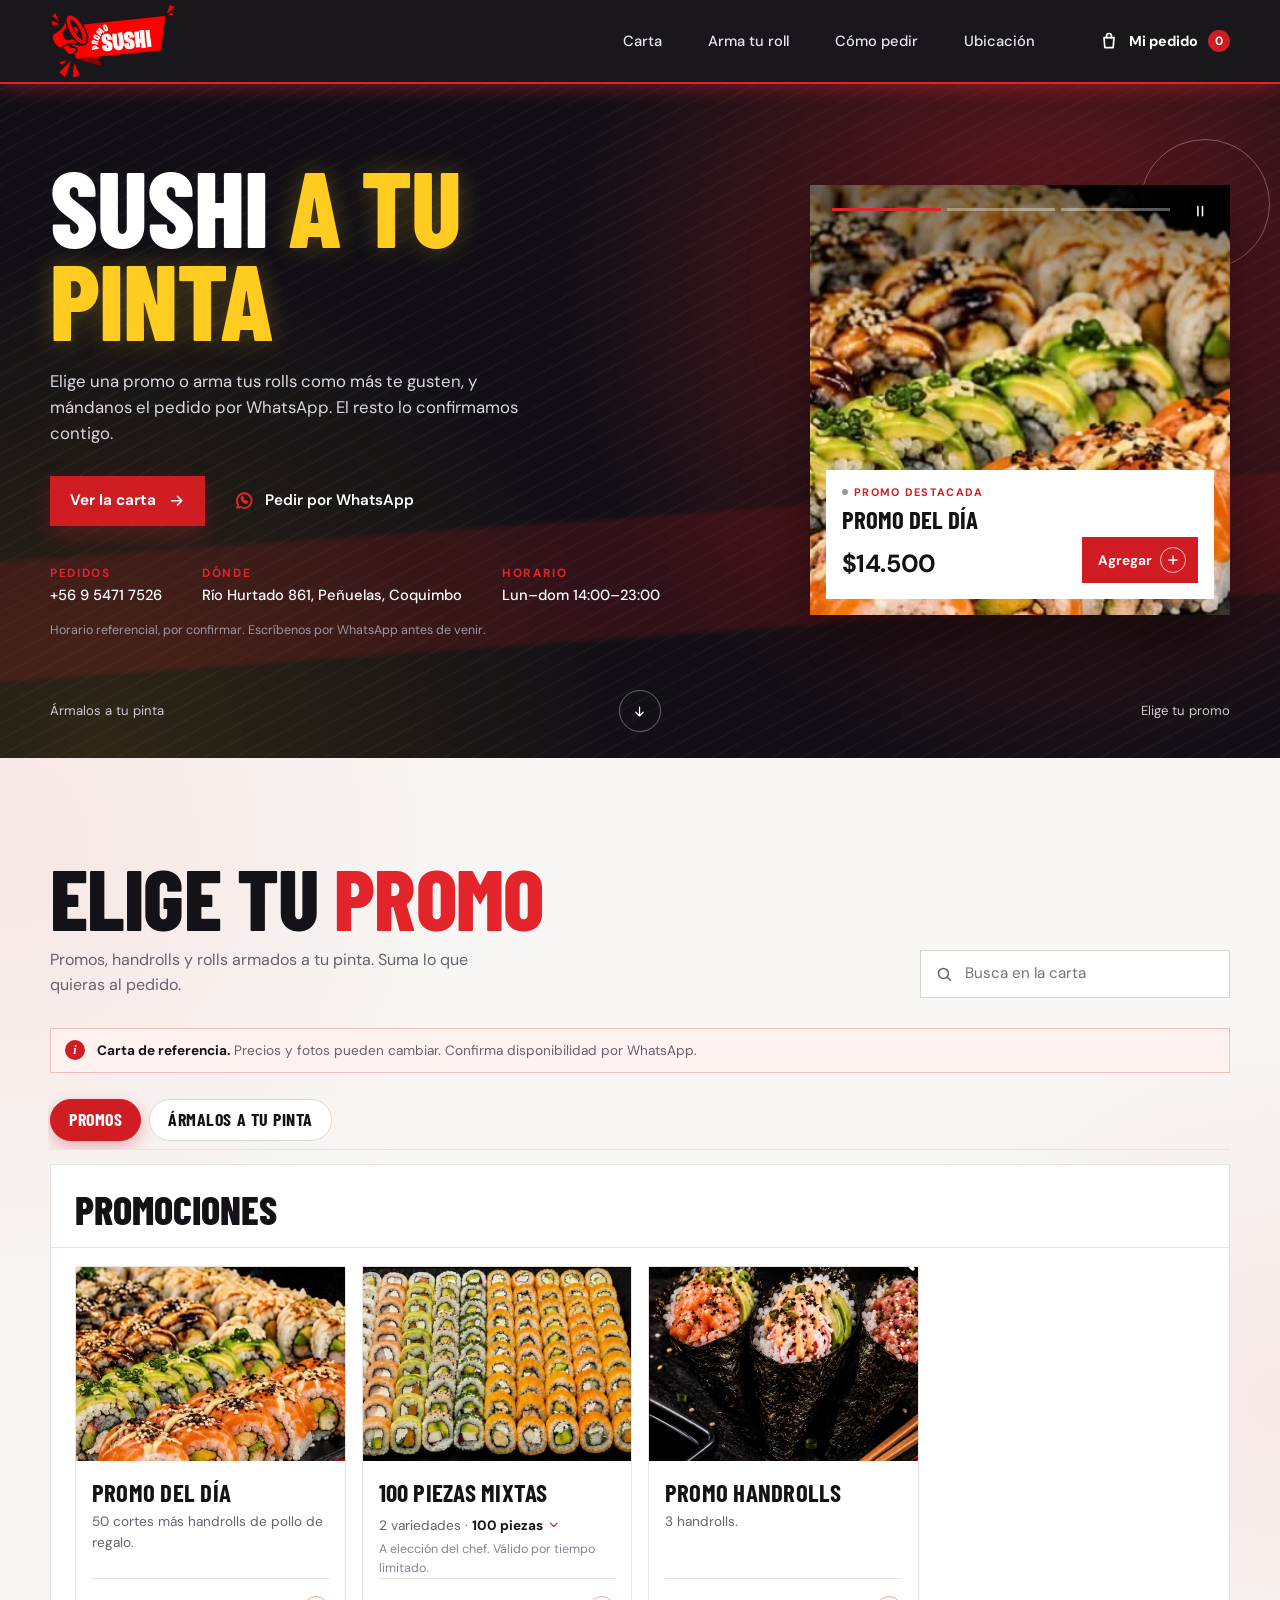
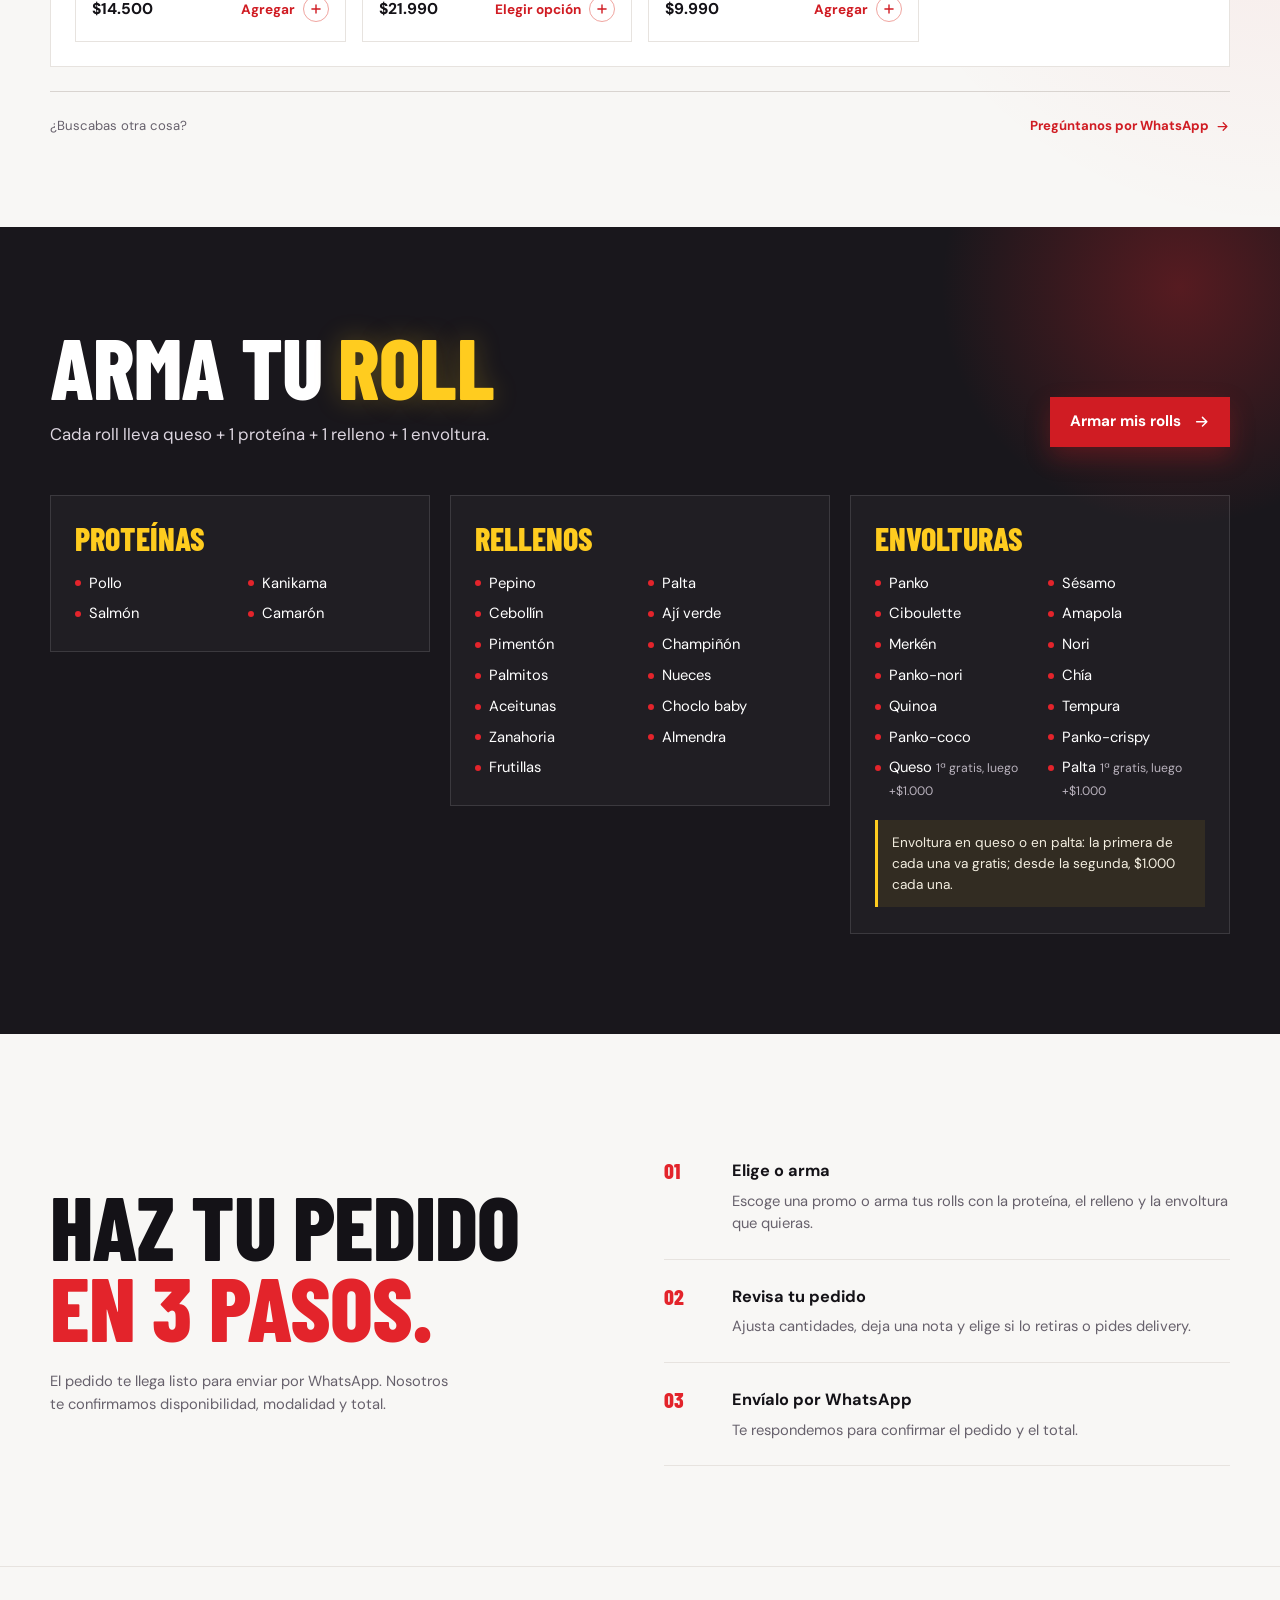
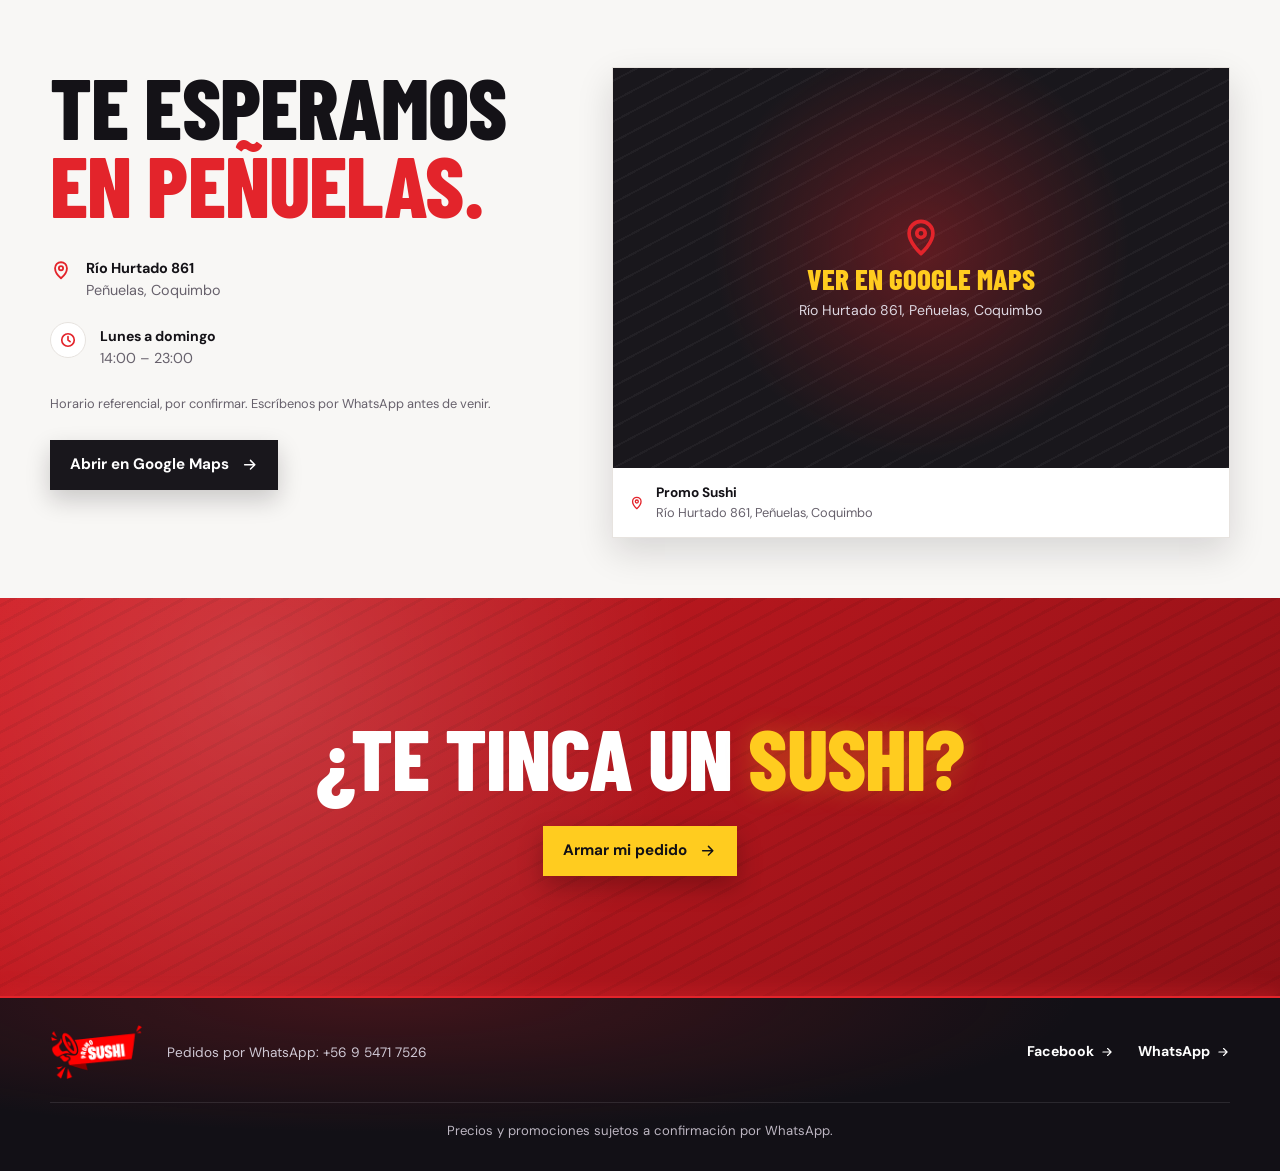
<file: index.html>
<!doctype html>
<html lang="es-CL">
<head>
<meta charset="utf-8">
<meta name="viewport" content="width=device-width, initial-scale=1, interactive-widget=resizes-content">
<title>Promo Sushi | Sushi en Peñuelas, Coquimbo</title>
<meta name="description" content="Promo Sushi en Peñuelas, Coquimbo: promos de sushi, handrolls y rolls armados a tu pinta. Arma tu pedido y envíalo por WhatsApp.">
<meta name="theme-color" content="#121014">
<meta property="og:type" content="website">
<meta property="og:title" content="Promo Sushi">
<meta property="og:description" content="Promos de sushi, handrolls y rolls armados a tu pinta en Peñuelas, Coquimbo. Pide por WhatsApp.">
<link rel="icon" href="favicon.ico" sizes="any">
<link rel="icon" type="image/png" sizes="192x192" href="img/icono-192.png">
<link rel="apple-touch-icon" href="img/icono-180.png">
<link rel="preconnect" href="https://fonts.googleapis.com">
<link rel="preconnect" href="https://fonts.gstatic.com" crossorigin>
<link rel="stylesheet" href="https://fonts.googleapis.com/css2?family=Barlow+Condensed:wght@700;800&family=DM+Sans:opsz,wght@9..40,400;9..40,500;9..40,600;9..40,700&display=swap">
<link rel="stylesheet" href="css/estilos.css">
<!-- Productos, precios, horario y datos del local: se editan en carta.js -->
<script src="carta.js" defer></script>
<script src="js/app.js" defer></script>
</head>
<body>
<a class="saltar" href="#carta">Saltar a la carta</a>

<header class="cabecera">
  <div class="contenedor cabecera-fila">
    <a class="marca" href="#inicio" aria-label="Promo Sushi, ir al inicio">
      <img class="marca-logo marca-logo--ancho" src="img/logo.png" width="399" height="240" alt="Promo Sushi">
    </a>
    <nav class="menu" aria-label="Secciones">
      <a href="#carta">Carta</a>
      <a href="#arma">Arma tu roll</a>
      <a href="#como-pedir">Cómo pedir</a>
      <a href="#ubicacion" data-si="direccion">Ubicación</a>
    </nav>
    <button class="boton-pedido" type="button" data-abrir-pedido aria-label="Mi pedido, 0 productos">
      <svg class="icono" viewBox="0 0 24 24" aria-hidden="true"><path d="M6 8h12l-1 12H7L6 8Z"/><path d="M9 8V6a3 3 0 0 1 6 0v2"/></svg>
      <span class="boton-pedido-texto">Mi pedido</span>
      <span class="contador" data-contador>0</span>
    </button>
  </div>
</header>

<main id="contenido">

  <section class="portada" id="inicio">
    <div class="portada-fondo" aria-hidden="true"></div>
    <div class="contenedor portada-grilla">
      <div class="portada-texto">
        <p class="estado" data-estado hidden></p>
        <h1 class="portada-titulo"><span data-texto="portada.titulo">Sushi</span> <span class="brillo" data-texto="portada.destacado">a tu pinta</span></h1>
        <p class="portada-bajada" data-texto="portada.bajada">Elige una promo o arma tus rolls como más te gusten, y mándanos el pedido por WhatsApp. El resto lo confirmamos contigo.</p>
        <div class="portada-acciones">
          <a class="boton" href="#carta">Ver la carta <svg class="icono" viewBox="0 0 24 24" aria-hidden="true"><path d="M5 12h14M13 6l6 6-6 6"/></svg></a>
          <a class="enlace-wsp" data-wsp href="https://wa.me/56954717526" target="_blank" rel="noopener">
            <svg class="icono" viewBox="0 0 24 24" aria-hidden="true"><path d="M4.5 19.5 5.6 16A8 8 0 1 1 8.4 18.6Z"/><path d="M9.2 8.6c.3 2.7 2.4 5 5.2 5.6l1.2-1.3-1.8-1-1 .7c-.9-.5-1.7-1.3-2.2-2.2l.7-1-1-1.8Z"/></svg>
            Pedir por WhatsApp
          </a>
        </div>
        <dl class="portada-datos">
          <div><dt>Pedidos</dt><dd data-dato="whatsapp">+56 9 5471 7526</dd></div>
          <div data-si="direccion" hidden><dt>Dónde</dt><dd data-dato="direccion-ciudad"></dd></div>
          <div data-si="horario" hidden><dt>Horario</dt><dd data-dato="horario"></dd></div>
        </dl>
        <p class="portada-nota" data-si="horario" data-dato="nota-horario" hidden></p>
      </div>
      <div class="destacados" data-destacados></div>
    </div>
    <div class="contenedor portada-pie">
      <span>Ármalos a tu pinta</span>
      <a class="bajar" href="#carta" aria-label="Bajar a la carta"><svg class="icono" viewBox="0 0 24 24" aria-hidden="true"><path d="M12 5v14M6 13l6 6 6-6"/></svg></a>
      <span class="portada-pie-der">Elige tu promo</span>
    </div>
  </section>

  <section class="carta" id="carta" aria-labelledby="carta-titulo">
    <div class="contenedor">
      <div class="carta-cabeza">
        <div>
          <h2 class="titulo-grande" id="carta-titulo"><span data-texto="carta.titulo">Elige tu</span> <span class="acento" data-texto="carta.destacado">promo</span></h2>
          <p class="carta-bajada" data-texto="carta.bajada">Promos, handrolls y rolls armados a tu pinta. Suma lo que quieras al pedido.</p>
        </div>
        <label class="buscador">
          <svg class="icono" viewBox="0 0 24 24" aria-hidden="true"><circle cx="11" cy="11" r="6.5"/><path d="m16 16 4 4"/></svg>
          <span class="oculto">Buscar en la carta</span>
          <input type="search" data-buscar placeholder="Busca en la carta" autocomplete="off" enterkeyhint="search">
        </label>
      </div>
      <p class="aviso-carta" data-aviso-carta><span class="aviso-i" aria-hidden="true">i</span><span><b>Carta de referencia.</b> Precios y fotos pueden cambiar. Confirma disponibilidad por WhatsApp.</span></p>
    </div>
    <nav class="secciones" aria-label="Secciones de la carta">
      <div class="contenedor"><div class="pildoras pildoras--grandes" data-secciones></div></div>
    </nav>
    <div class="contenedor">
      <div class="pildoras pildoras--chicas" data-categorias></div>
      <div class="carta-lista" data-lista aria-live="polite">
        <p class="sin-js">Cargando la carta…</p>
      </div>
      <p class="carta-otra">
        <span>¿Buscabas otra cosa?</span>
        <a data-wsp href="https://wa.me/56954717526" target="_blank" rel="noopener">Pregúntanos por WhatsApp <svg class="icono" viewBox="0 0 24 24" aria-hidden="true"><path d="M5 12h14M13 6l6 6-6 6"/></svg></a>
      </p>
    </div>
  </section>

  <section class="arma" id="arma" aria-labelledby="arma-titulo">
    <div class="contenedor">
      <div class="arma-cabeza">
        <div>
          <h2 class="titulo-grande titulo-grande--claro" id="arma-titulo"><span data-texto="arma.titulo">Arma tu</span> <span class="brillo" data-texto="arma.destacado">roll</span></h2>
          <p class="arma-bajada" data-armado-ayuda></p>
        </div>
        <a class="boton" href="#carta" data-armado-ir>Armar mis rolls <svg class="icono" viewBox="0 0 24 24" aria-hidden="true"><path d="M5 12h14M13 6l6 6-6 6"/></svg></a>
      </div>
      <div class="arma-grilla" data-armado-info></div>
    </div>
  </section>

  <section class="pasos" id="como-pedir" aria-labelledby="pasos-titulo">
    <div class="contenedor pasos-grilla">
      <div>
        <h2 class="titulo-grande" id="pasos-titulo"><span data-texto="pasos.titulo">Haz tu pedido</span> <span class="acento" data-texto="pasos.destacado">en 3 pasos.</span></h2>
        <p class="pasos-bajada" data-texto="pasos.bajada">El pedido te llega listo para enviar por WhatsApp. Nosotros te confirmamos disponibilidad, modalidad y total.</p>
      </div>
      <ol class="pasos-lista">
        <li><span class="pasos-num">01</span><div><h3 data-texto="pasos.lista.0.titulo">Elige o arma</h3><p data-texto="pasos.lista.0.texto">Escoge una promo o arma tus rolls con la proteína, el relleno y la envoltura que quieras.</p></div></li>
        <li><span class="pasos-num">02</span><div><h3 data-texto="pasos.lista.1.titulo">Revisa tu pedido</h3><p data-texto="pasos.lista.1.texto">Ajusta cantidades, deja una nota y elige si lo retiras o pides delivery.</p></div></li>
        <li><span class="pasos-num">03</span><div><h3 data-texto="pasos.lista.2.titulo">Envíalo por WhatsApp</h3><p data-texto="pasos.lista.2.texto">Te respondemos para confirmar el pedido y el total.</p></div></li>
      </ol>
    </div>
  </section>

  <section class="ubicacion" id="ubicacion" aria-labelledby="ubicacion-titulo" data-si="direccion" hidden>
    <div class="contenedor ubicacion-grilla">
      <div>
        <h2 class="titulo-grande" id="ubicacion-titulo"><span data-texto="ubicacion.titulo">Te esperamos</span> <span class="acento">en <span data-dato="sector">Peñuelas</span>.</span></h2>
        <ul class="datos-local">
          <li>
            <svg class="icono icono--acento" viewBox="0 0 24 24" aria-hidden="true"><path d="M12 21s-6.5-5.6-6.5-11a6.5 6.5 0 0 1 13 0c0 5.4-6.5 11-6.5 11Z"/><circle cx="12" cy="10" r="2.3"/></svg>
            <div><b data-dato="direccion"></b><span><span data-dato="sector-ciudad"></span><span data-si="region">, <span data-dato="region"></span></span></span></div>
          </li>
          <li data-si="horario">
            <svg class="icono icono--acento icono--circulo" viewBox="0 0 24 24" aria-hidden="true"><circle cx="12" cy="12" r="7.5"/><path d="M12 8v4l2.5 2"/></svg>
            <div data-horario-largo></div>
          </li>
        </ul>
        <p class="nota-chica" data-si="horario" data-dato="nota-horario"></p>
        <a class="boton boton--oscuro" data-mapa data-si="mapa" href="#" target="_blank" rel="noopener">Abrir en Google Maps <svg class="icono" viewBox="0 0 24 24" aria-hidden="true"><path d="M5 12h14M13 6l6 6-6 6"/></svg></a>
      </div>
      <figure class="mapa">
        <div class="mapa-marco">
          <a class="mapa-enlace" data-mapa href="#" target="_blank" rel="noopener">
            <svg class="icono" viewBox="0 0 24 24" aria-hidden="true"><path d="M12 21s-6.5-5.6-6.5-11a6.5 6.5 0 0 1 13 0c0 5.4-6.5 11-6.5 11Z"/><circle cx="12" cy="10" r="2.3"/></svg>
            <b>Ver en Google Maps</b>
            <span data-dato="direccion-ciudad"></span>
          </a>
          <iframe data-mapa-embed title="Mapa del local" loading="lazy" referrerpolicy="no-referrer-when-downgrade"></iframe>
        </div>
        <figcaption>
          <svg class="icono icono--acento" viewBox="0 0 24 24" aria-hidden="true"><path d="M12 21s-6.5-5.6-6.5-11a6.5 6.5 0 0 1 13 0c0 5.4-6.5 11-6.5 11Z"/><circle cx="12" cy="10" r="2.3"/></svg>
          <span><b data-dato="nombre">Sushi</b><small data-dato="direccion-ciudad"></small></span>
        </figcaption>
      </figure>
    </div>
  </section>

  <section class="antojo" aria-labelledby="antojo-titulo">
    <div class="antojo-fondo" aria-hidden="true"></div>
    <div class="contenedor antojo-centro">
      <h2 class="titulo-grande titulo-grande--claro" id="antojo-titulo"><span data-texto="antojo.titulo">¿Te tinca un</span> <span class="brillo" data-texto="antojo.destacado">sushi?</span></h2>
      <a class="boton boton--claro" href="#carta">Armar mi pedido <svg class="icono" viewBox="0 0 24 24" aria-hidden="true"><path d="M5 12h14M13 6l6 6-6 6"/></svg></a>
    </div>
  </section>

</main>

<footer class="pie">
  <div class="contenedor">
    <div class="pie-fila">
      <div class="pie-marca">
        <img class="marca-logo marca-logo--ancho" src="img/logo.png" width="399" height="240" alt="Promo Sushi">
        <span class="pie-lema">Pedidos por WhatsApp: <span data-dato="whatsapp">+56 9 5471 7526</span></span>
      </div>
      <nav class="pie-enlaces" aria-label="Redes">
        <a data-facebook data-si="facebook" hidden href="#" target="_blank" rel="noopener">Facebook <svg class="icono" viewBox="0 0 24 24" aria-hidden="true"><path d="M5 12h14M13 6l6 6-6 6"/></svg></a>
        <a data-instagram data-si="instagram" hidden href="#" target="_blank" rel="noopener">Instagram <svg class="icono" viewBox="0 0 24 24" aria-hidden="true"><path d="M5 12h14M13 6l6 6-6 6"/></svg></a>
        <a data-wsp href="https://wa.me/56954717526" target="_blank" rel="noopener">WhatsApp <svg class="icono" viewBox="0 0 24 24" aria-hidden="true"><path d="M5 12h14M13 6l6 6-6 6"/></svg></a>
      </nav>
    </div>
    <p class="pie-nota" data-texto="pie.nota">Precios y promociones sujetos a confirmación por WhatsApp.</p>
  </div>
</footer>

<button class="barra-pedido" type="button" data-abrir-pedido data-barra hidden>
  <span class="barra-cuenta" data-contador>0</span>
  <span>Ver mi pedido</span>
  <b data-barra-total>$0</b>
</button>

<div class="aviso-agregado" data-aviso role="status" aria-live="polite"></div>

<dialog class="ficha" data-ficha aria-labelledby="ficha-titulo">
  <div class="ficha-caja">
    <button class="cerrar" type="button" data-cerrar aria-label="Cerrar">
      <svg class="icono" viewBox="0 0 24 24" aria-hidden="true"><path d="M6 6l12 12M18 6 6 18"/></svg>
    </button>
    <div class="ficha-cuerpo" data-ficha-cuerpo></div>
    <div class="ficha-pie">
      <button class="boton boton--grande" type="button" data-confirmar></button>
      <p class="nota-chica">Precio referencial. Te confirmamos disponibilidad y detalles por WhatsApp.</p>
    </div>
  </div>
</dialog>

<dialog class="pedido" data-pedido aria-labelledby="pedido-titulo">
  <div class="pedido-caja">
    <header class="pedido-cab">
      <h2 id="pedido-titulo">Mi pedido <span class="pedido-cuenta" data-pedido-cuenta></span></h2>
      <button class="cerrar" type="button" data-cerrar aria-label="Cerrar pedido">
        <svg class="icono" viewBox="0 0 24 24" aria-hidden="true"><path d="M6 6l12 12M18 6 6 18"/></svg>
      </button>
    </header>
    <div class="pedido-cuerpo" data-pedido-cuerpo></div>
    <div class="pedido-pie" data-pedido-pie></div>
  </div>
</dialog>
</body>
</html>
</file>
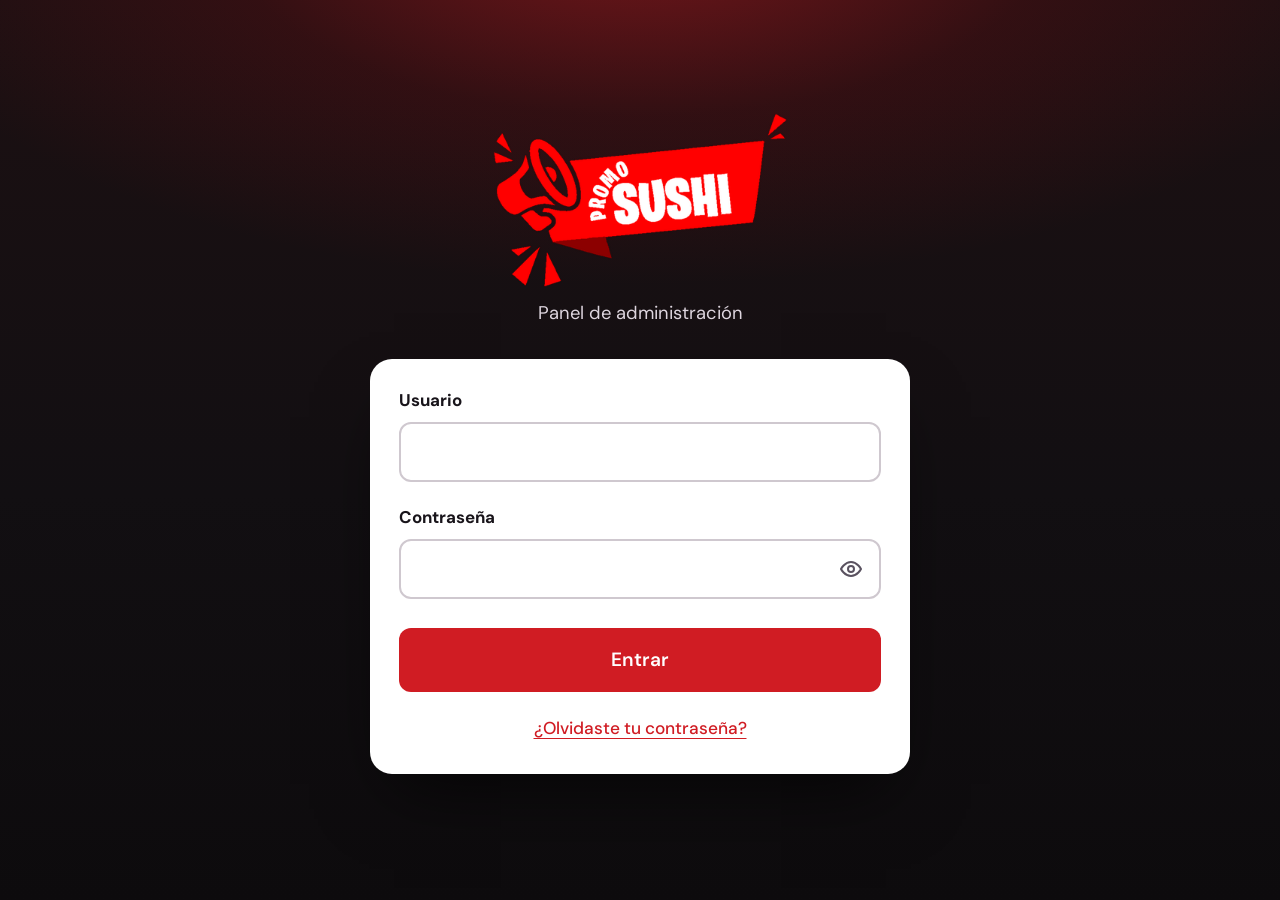
<file: admin.html>
<!doctype html>
<html lang="es-CL">
<head>
<meta charset="utf-8">
<meta name="viewport" content="width=device-width, initial-scale=1, viewport-fit=cover">
<meta name="robots" content="noindex, nofollow">
<meta name="theme-color" content="#121014">
<meta name="color-scheme" content="dark">
<title>Panel de Promo Sushi</title>
<link rel="icon" href="favicon.ico" sizes="any">
<link rel="preconnect" href="https://fonts.googleapis.com">
<link rel="preconnect" href="https://fonts.gstatic.com" crossorigin>
<link href="https://fonts.googleapis.com/css2?family=Barlow+Condensed:wght@700;800&family=DM+Sans:opsz,wght@9..40,400;9..40,500;9..40,600;9..40,700&display=swap" rel="stylesheet">
<style>
:root{
  color-scheme:dark;
  --bg:#121014;
  --bg-deep:#0a090b;
  --card:#1d1a20;
  --card-2:#171519;
  --field:#0e0d10;
  --line:rgba(255,255,255,.1);
  --line-2:rgba(255,255,255,.18);
  --text:#f1edf2;
  --muted:#b3acb7;
  --red:#d01c23;
  --red-hi:#e3242b;
  --red-soft:#ff8a84;
  --yellow:#ffcc1f;
  --danger:#ff8a7a;
  --ok:#3ccf72;
  --top:64px;
  --drawer-w:480px;
  --display:"Barlow Condensed","Arial Narrow",system-ui,sans-serif;
  --body:"DM Sans",system-ui,-apple-system,"Segoe UI",sans-serif;
}
*,*::before,*::after{box-sizing:border-box}
html{background:var(--bg);-webkit-text-size-adjust:100%}
body{margin:0;font-family:var(--body);font-size:1rem;line-height:1.5;color:var(--text);background:var(--bg);-webkit-font-smoothing:antialiased}
button,input,textarea,select{font:inherit;color:inherit}
:focus-visible{outline:3px solid var(--yellow);outline-offset:2px}
[hidden]{display:none!important}
.vh{position:absolute;width:1px;height:1px;opacity:0;overflow:hidden;pointer-events:none}
a{color:var(--red-soft)}

/* Botones */
.btn{display:inline-flex;align-items:center;justify-content:center;gap:.5rem;min-height:44px;padding:.6rem 1.05rem;border-radius:999px;border:1.5px solid var(--line-2);
  background:transparent;font-weight:700;cursor:pointer;text-decoration:none;color:var(--text);white-space:nowrap;-webkit-tap-highlight-color:transparent}
.btn:hover{border-color:rgba(255,255,255,.4)}
.btn:disabled{opacity:.55;cursor:default}
.btn.primary{background:var(--red);border-color:var(--red);color:#fff}
.btn.primary:hover{background:var(--red-hi);border-color:var(--red-hi)}
.btn.small{min-height:38px;padding:.4rem .85rem;font-size:.92rem}
.btn[aria-pressed="true"]{background:rgba(255,204,31,.12);border-color:var(--yellow);color:#fff}
.btn svg{width:18px;height:18px;flex:none;fill:none;stroke:currentColor;stroke-width:2.2;stroke-linecap:round;stroke-linejoin:round}

/* ============ Ingreso ============ */
.login{min-height:100vh;min-height:100dvh;display:grid;place-items:center;padding:3rem 1rem 4rem;
  background:
    radial-gradient(85% 55% at 50% -8%,rgba(208,28,35,.5) 0%,rgba(120,14,20,.25) 38%,transparent 72%),
    linear-gradient(180deg,#1c1012 0%,#120f12 55%,#0d0b0d 100%)}
.login-box{width:min(540px,100%);text-align:center}
.login-logo{display:block;width:min(300px,80%);height:auto;margin:0 auto .6rem}
.login-sub{margin:.2rem 0 2rem;color:#ddd5de;font-size:1.15rem}
.login-card{text-align:left;padding:1.8rem 1.8rem 1.9rem;border-radius:22px;background:#fff;color:#18141a;box-shadow:0 34px 70px -24px rgba(0,0,0,.7)}
.login-card :focus-visible{outline-color:var(--red)}
.lf{display:block;margin:0 0 .55rem;font-weight:700;font-size:1.06rem}
.lin{display:block;width:100%;height:60px;padding:0 1rem;border-radius:12px;border:2px solid #cfc8cf;background:#fff;color:#18141a;font-size:17px;transition:border-color .15s,box-shadow .15s}
.lin:focus{outline:none;border-color:var(--red);box-shadow:0 0 0 4px rgba(208,28,35,.18)}
.pass{position:relative;margin-top:.55rem}
.pass .lin{padding-right:3.75rem}
.eye{position:absolute;top:50%;right:6px;display:grid;place-items:center;width:48px;height:48px;transform:translateY(-50%);border:0;border-radius:10px;background:none;color:#5a5260;cursor:pointer}
.eye:hover{background:#f3eef3}
.eye svg{width:24px;height:24px;fill:none;stroke:currentColor;stroke-width:2;stroke-linecap:round;stroke-linejoin:round}
.lgap{height:1.4rem}
.lbtn{display:block;width:100%;height:64px;margin-top:1.8rem;border:0;border-radius:12px;background:var(--red);color:#fff;font:600 1.2rem/1 var(--body);cursor:pointer;transition:background-color .15s,transform .1s}
.lbtn:hover{background:var(--red-hi)}
.lbtn:active{transform:translateY(1px)}
.lbtn:disabled{opacity:.7;cursor:default}
.login .msg{margin:1rem 0 0;color:#b3261e;font-weight:600;text-align:center}
.login .msg:empty{display:none}
.forgot{display:block;margin:1.35rem auto 0;padding:.25rem;border:0;background:none;color:var(--red);font:500 1.08rem/1.3 var(--body);text-decoration:underline;text-underline-offset:4px;cursor:pointer}
.forgot-help{margin:1rem 0 0;padding:1rem 1.1rem;border-radius:12px;background:#fbf0f0;color:#3d2f33;font-size:.96rem;line-height:1.55}
.forgot-help b{color:#18141a}
@media (max-width:480px){
  .login{padding-top:2rem}
  .login-card{padding:1.4rem 1.25rem 1.5rem;border-radius:18px}
}

/* ============ Editor ============ */
.studio{position:fixed;inset:0;display:grid;grid-template-columns:auto auto minmax(0,1fr) auto;grid-template-rows:var(--top) auto minmax(0,1fr);
  grid-template-areas:"brand mid actions side" "hint hint hint hint" "stage stage stage stage";background:var(--bg)}
.tb-brand{grid-area:brand;display:flex;align-items:center;gap:.7rem;padding:0 1rem}
.tb-brand img{height:46px;width:auto;flex:none}
.tb-brand small{display:block;color:var(--muted);font-size:.84rem;white-space:nowrap}
.tb-mid{grid-area:mid;display:flex;align-items:center;padding-left:.75rem}
.seg{display:inline-flex;padding:3px;border-radius:999px;border:1px solid var(--line);background:var(--card-2)}
.seg button{display:inline-flex;align-items:center;gap:.4rem;min-height:36px;padding:.3rem .8rem;border:0;border-radius:999px;background:none;color:var(--muted);font-weight:600;font-size:.88rem;cursor:pointer}
.seg button[aria-pressed="true"]{background:var(--red);color:#fff}
.seg svg{width:17px;height:17px;fill:none;stroke:currentColor;stroke-width:2;stroke-linecap:round;stroke-linejoin:round}
.tb-actions{grid-area:actions;display:flex;align-items:center;justify-content:flex-end;gap:.5rem;min-width:0;padding:0 .5rem 0 1rem}
.tb-actions .btn{flex:none}
.tb-side{grid-area:side;display:flex;align-items:center;gap:.4rem;padding:0 1rem 0 .25rem}
.status{display:flex;flex:0 1 auto;align-items:center;gap:.5rem;margin-right:.35rem;font-size:.9rem;color:var(--muted);min-width:0}
.status i{width:9px;height:9px;border-radius:50%;background:var(--muted);flex:none}
.status.dirty i{background:var(--yellow);box-shadow:0 0 8px rgba(255,204,31,.7)}
.status.ok i{background:var(--ok)}
.status span{overflow:hidden;text-overflow:ellipsis;white-space:nowrap}

.hint{grid-area:hint;display:flex;align-items:center;gap:.8rem;padding:.6rem 1rem;background:#2a1416;border-block:1px solid rgba(255,138,132,.25);font-size:.94rem;color:#f3e3e4}
.hint > svg{width:22px;height:22px;flex:none;fill:none;stroke:var(--yellow);stroke-width:2;stroke-linecap:round;stroke-linejoin:round}
.hint p{flex:1;margin:0}
.hint b{color:#fff}
.hint mark{padding:.05rem .45rem;border-radius:999px;background:var(--yellow);color:#1b1405;font-weight:700;white-space:nowrap}

.stage{grid-area:stage;position:relative;display:flex;justify-content:center;min-height:0;background:var(--bg-deep);transition:padding-right .28s cubic-bezier(.2,.8,.2,1)}
.frame-wrap{position:relative;width:100%;height:100%;transition:width .3s,padding .3s}
.frame-wrap iframe{display:block;width:100%;height:100%;border:0;background:var(--bg)}
.studio.phone .frame-wrap{width:min(402px,100%);padding:18px 0}
.studio.phone .frame-wrap iframe{border-radius:30px;border:8px solid #2a252d;box-shadow:0 30px 60px -20px rgba(0,0,0,.8)}
.loading{position:absolute;inset:0;display:grid;place-items:center;color:var(--muted);font-weight:600;pointer-events:none}

/* Panel lateral con todas las opciones */
.drawer{position:fixed;z-index:30;top:var(--top);right:0;bottom:0;display:flex;flex-direction:column;width:min(var(--drawer-w),100%);background:var(--bg);
  border-left:1px solid var(--line-2);box-shadow:-24px 0 48px -24px rgba(0,0,0,.7);transform:translateX(102%);visibility:hidden;
  transition:transform .28s cubic-bezier(.2,.8,.2,1),visibility 0s .28s}
.drawer.open{transform:none;visibility:visible;transition:transform .28s cubic-bezier(.2,.8,.2,1)}
@media (min-width:1180px){.studio.drawer-open .stage{padding-right:var(--drawer-w)}}
.drawer-head{display:flex;align-items:center;gap:.6rem;padding:.75rem .9rem .75rem 1.1rem;border-bottom:1px solid var(--line)}
.drawer-head .t{flex:1;min-width:0}
.drawer-head h2{margin:0;font:800 1.6rem/1.05 var(--display);text-transform:uppercase;letter-spacing:.01em}
.drawer-head h2:focus{outline:none}
.drawer-head small{display:block;margin-top:2px;color:var(--muted);font-size:.86rem}
.back{display:inline-flex;align-items:center;gap:.3rem;margin:0 0 .35rem -.2rem;padding:.15rem .2rem;border:0;background:none;color:var(--red-soft);font-weight:600;font-size:.9rem;cursor:pointer}
.back svg{width:16px;height:16px;fill:none;stroke:currentColor;stroke-width:2.4;stroke-linecap:round;stroke-linejoin:round}
.drawer-body{flex:1;overflow-y:auto;overscroll-behavior:contain;padding:1rem 1rem 2.5rem}
.scrim{position:fixed;inset:0;z-index:29;background:rgba(5,3,6,.55)}
.drawer-foot{margin:1.5rem 0 0;text-align:center;font-weight:600}

/* Formularios del panel */
label.f,.f{display:grid;gap:.35rem;font-weight:600;font-size:.95rem;min-width:0}
.f small{font-weight:400;color:var(--muted)}
input.in,textarea.in,select.in{width:100%;min-height:46px;padding:.65rem .8rem;border-radius:10px;border:1.5px solid var(--line-2);background:var(--field);font-size:16px}
textarea.in{resize:vertical;line-height:1.45}
input.in:focus,textarea.in:focus,select.in:focus{border-color:var(--red-soft);outline:none;box-shadow:0 0 0 3px rgba(255,138,132,.18)}
.dos{display:grid;grid-template-columns:repeat(2,minmax(0,1fr));gap:.75rem}
.check{display:flex;align-items:center;gap:.6rem;min-height:40px;font-weight:600;font-size:.95rem;cursor:pointer}
.check input{width:20px;height:20px;accent-color:var(--red);flex:none}
.checks{display:flex;flex-wrap:wrap;gap:.25rem 1.2rem}
.group{background:var(--card);border:1px solid var(--line);border-radius:16px;margin-bottom:.75rem;overflow:hidden}
.group > summary{list-style:none;display:flex;align-items:center;gap:.9rem;padding:.95rem 1rem;cursor:pointer;-webkit-tap-highlight-color:transparent}
.group > summary::-webkit-details-marker{display:none}
.group > summary .t{display:grid;flex:1}
.group > summary strong{font-size:1.05rem}
.group > summary small{color:var(--muted)}
.group > summary .chev{width:20px;height:20px;flex:none;fill:none;stroke:var(--muted);stroke-width:2.2;stroke-linecap:round;stroke-linejoin:round;transition:transform .2s}
.group[open] > summary .chev{transform:rotate(180deg)}
.gi{display:grid;place-items:center;width:38px;height:38px;flex:none;border-radius:10px;background:var(--card-2);color:var(--yellow)}
.gi svg{width:20px;height:20px;fill:none;stroke:currentColor;stroke-width:2;stroke-linecap:round;stroke-linejoin:round}
.gbody{display:grid;gap:1rem;padding:.25rem 1rem 1.2rem;border-top:1px solid var(--line)}
.gbody > .note{margin:.75rem 0 0;color:var(--muted);font-size:.93rem}
.fgroup > .gbody{padding:0;border:0}
.fgroup > .gbody > .note:first-child{margin-top:0}
.fgroup h3{display:flex;align-items:center;gap:.7rem;margin:0 0 .9rem;font-size:1.05rem}
.fgroup + .fgroup{margin-top:1.6rem;padding-top:1.4rem;border-top:1px solid var(--line)}
.item{display:grid;gap:.85rem;padding:1rem;border-radius:12px;background:var(--card-2);border:1px solid var(--line);min-width:0}
.fgroup .item{background:var(--card)}
.item .item{background:var(--card)}
.fgroup .item .item{background:var(--card-2)}
.item.resaltado{border-color:var(--yellow);box-shadow:0 0 0 3px rgba(255,204,31,.25)}
.item-head{display:flex;align-items:center;justify-content:space-between;gap:.5rem;min-width:0}
.item-head strong{font-size:.98rem;overflow:hidden;text-overflow:ellipsis;white-space:nowrap}
.item-head .tag{font-size:.8rem;font-weight:700;color:var(--yellow);letter-spacing:.04em;text-transform:uppercase}
.tools{display:flex;gap:.35rem;flex:none}
.mini{display:grid;place-items:center;width:40px;height:40px;border-radius:10px;border:1px solid var(--line-2);background:transparent;cursor:pointer;color:var(--text)}
.mini:disabled{opacity:.3;cursor:default}
.mini svg{width:18px;height:18px;fill:none;stroke:currentColor;stroke-width:2.2;stroke-linecap:round;stroke-linejoin:round}
.mini.del{color:var(--danger)}
.adds{display:flex;flex-wrap:wrap;gap:.6rem}
.add{display:inline-flex;align-items:center;gap:.45rem;min-height:44px;padding:.55rem 1rem;border-radius:999px;border:1.5px dashed var(--line-2);
  background:transparent;color:var(--text);font-weight:700;cursor:pointer;position:relative}
.add:hover{border-color:var(--red-soft)}
.add svg{width:18px;height:18px;fill:none;stroke:var(--yellow);stroke-width:2.4;stroke-linecap:round}
.one-photo{display:grid;gap:.6rem;max-width:320px}
.one-photo img{display:block;width:100%;aspect-ratio:1000/725;object-fit:cover;border-radius:10px;background:var(--field)}
.one-photo img.missing{object-fit:contain;padding:1rem;opacity:.35}
.empty{margin:0;padding:1rem;border-radius:10px;border:1.5px dashed var(--line-2);color:var(--muted);text-align:center;font-size:.93rem}
.row{display:flex;flex-wrap:wrap;gap:.5rem}
.opcion{display:grid;grid-template-columns:minmax(0,1fr) 7.5rem;gap:.5rem;align-items:end;padding:.75rem;border-radius:10px;border:1px solid var(--line);background:var(--card-2)}
.opcion .checks{grid-column:1 / -1}
.opcion .tools{grid-column:1 / -1;justify-content:flex-end}
.dia{display:grid;grid-template-columns:6.5rem minmax(0,1fr);align-items:center;gap:.6rem}
.dia span{font-weight:600}
.fecha{display:flex;gap:.5rem;align-items:center}
.fecha input{flex:1}
.cat-title{margin:.5rem 0 0;font:800 1.35rem/1 var(--display);text-transform:uppercase;letter-spacing:.02em;color:var(--yellow)}

/* Celular: acciones abajo, al alcance del pulgar; el panel sube desde abajo */
@media (max-width:860px){
  :root{--top:60px}
  .studio{grid-template-columns:minmax(0,1fr) auto;grid-template-rows:var(--top) auto minmax(0,1fr) auto;
    grid-template-areas:"brand side" "hint hint" "stage stage" "actions actions"}
  .tb-mid{display:none}
  .tb-brand img{height:40px}
  .tb-side{padding-right:.75rem}
  .tb-actions{display:grid;grid-template-columns:auto 1fr 1fr;gap:.5rem;padding:.6rem .75rem calc(.6rem + env(safe-area-inset-bottom));border-top:1px solid var(--line);background:var(--bg)}
  .tb-actions .status{grid-column:1 / -1;margin:0}
  .tb-actions .btn{width:100%}
  .hint{font-size:.88rem;padding:.55rem .75rem}
  .drawer{top:auto;left:0;width:100%;height:88vh;height:88dvh;border-left:0;border-top:1px solid var(--line-2);border-radius:20px 20px 0 0;transform:translateY(102%)}
  .drawer::before{content:"";position:absolute;top:7px;left:50%;width:44px;height:5px;margin-left:-22px;border-radius:3px;background:var(--line-2)}
  .drawer-head{padding-top:1.1rem}
}
@media (max-width:420px){.dos{grid-template-columns:1fr}}
@media (min-width:861px){.scrim{display:none}}
.lbl-short{display:none}
@media (max-width:1279px){.seg-l{position:absolute;width:1px;height:1px;overflow:hidden;clip:rect(0 0 0 0);white-space:nowrap}.seg button{padding-inline:.65rem}}
@media (max-width:1180px){.lbl-long{display:none}.lbl-short{display:inline}#client-lbl{position:absolute;width:1px;height:1px;overflow:hidden;clip:rect(0 0 0 0);white-space:nowrap}}
@media (min-width:861px) and (max-width:1023px){.tb-brand small{display:none}}

/* Aviso */
.toast{position:fixed;left:50%;bottom:calc(1.5rem + env(safe-area-inset-bottom));transform:translate(-50%,20px);z-index:50;width:min(560px,100% - 2rem);
  padding:.85rem 1rem;border-radius:12px;background:#2b2530;border:1px solid var(--line-2);box-shadow:0 12px 30px -10px rgba(0,0,0,.6);
  font-weight:600;opacity:0;pointer-events:none;transition:opacity .2s,transform .2s}
.toast.show{opacity:1;transform:translate(-50%,0)}
.toast.err{background:#4a1f24;border-color:rgba(255,138,122,.4)}
@media (max-width:860px){.toast{bottom:calc(8.5rem + env(safe-area-inset-bottom))}}
@media (prefers-reduced-motion:reduce){*{transition:none!important}}
</style>
</head>
<body>

<!-- ============ Ingreso ============ -->
<main class="login" id="login">
  <div class="login-box">
    <img class="login-logo" id="logo" src="img/logo.png" width="399" height="240" alt="Promo Sushi">
    <p class="login-sub">Panel de administración</p>

    <form class="login-card" id="login-form" autocomplete="on">
      <label class="lf" for="user">Usuario</label>
      <input class="lin" id="user" name="username" autocomplete="username" autocapitalize="off" autocorrect="off" spellcheck="false" required>
      <div class="lgap"></div>
      <label class="lf" for="pass">Contraseña</label>
      <div class="pass">
        <input class="lin" id="pass" name="password" type="password" autocomplete="current-password" required>
        <button class="eye" id="eye" type="button" aria-label="Mostrar contraseña" aria-pressed="false">
          <svg viewBox="0 0 24 24" aria-hidden="true"><path class="eye-open" d="M2 12s3.6-7 10-7 10 7 10 7-3.6 7-10 7S2 12 2 12Z"/><circle class="eye-open" cx="12" cy="12" r="3"/><path class="eye-shut" d="M3 3l18 18M10.6 5.1A9.9 9.9 0 0 1 12 5c6.4 0 10 7 10 7a17.6 17.6 0 0 1-3.2 4M6.6 6.6C3.7 8.4 2 12 2 12s3.6 7 10 7c1.9 0 3.5-.6 4.9-1.4M9.9 9.9a3 3 0 0 0 4.2 4.2" hidden/></svg>
        </button>
      </div>
      <button class="lbtn" id="login-btn" type="submit">Entrar</button>
      <p class="msg" id="login-msg" role="alert"></p>
      <button class="forgot" id="forgot" type="button" aria-expanded="false" aria-controls="forgot-help">¿Olvidaste tu contraseña?</button>
      <div class="forgot-help" id="forgot-help" hidden>
        La contraseña se cambia en <b>Vercel</b>: entra a tu proyecto, ve a <b>Settings → Environment Variables</b>,
        cambia <b>ADMIN_PASSWORD</b> y vuelve a publicar en <b>Deployments → Redeploy</b>.
        Si no tienes acceso a Vercel, pídele ayuda a quien hizo tu página.
      </div>
    </form>
  </div>
</main>

<!-- ============ Editor: tu página, lista para editar ============ -->
<div class="studio" id="editor" hidden>
  <div class="tb-brand">
    <img src="img/logo.png" alt="Promo Sushi" width="399" height="240">
    <small>Editando tu página</small>
  </div>

  <div class="tb-mid">
    <div class="seg" role="group" aria-label="Ver la página como en">
      <button type="button" data-device="desk" aria-pressed="true" title="Computador"><svg viewBox="0 0 24 24" aria-hidden="true"><rect x="3" y="4" width="18" height="12" rx="2"/><path d="M8 20h8M12 16v4"/></svg><span class="seg-l">Computador</span></button>
      <button type="button" data-device="phone" aria-pressed="false" title="Celular"><svg viewBox="0 0 24 24" aria-hidden="true"><rect x="7" y="2.5" width="10" height="19" rx="2.5"/><path d="M11 18.5h2"/></svg><span class="seg-l">Celular</span></button>
    </div>
  </div>

  <div class="tb-actions">
    <div class="status" id="status"><i></i><span>Sin cambios</span></div>
    <button class="btn" id="btn-client" type="button" aria-pressed="false" title="Ver la página como la ven tus clientes"><svg viewBox="0 0 24 24" aria-hidden="true"><path d="M2 12s3.6-7 10-7 10 7 10 7-3.6 7-10 7S2 12 2 12Z"/><circle cx="12" cy="12" r="3"/></svg><span id="client-lbl">Ver como cliente</span></button>
    <button class="btn" id="btn-options" type="button"><svg viewBox="0 0 24 24" aria-hidden="true"><path d="M4 6h16M4 12h16M4 18h10"/></svg><span class="lbl-long">Todas las opciones</span><span class="lbl-short">Opciones</span></button>
    <button class="btn primary" id="btn-publish" type="button">Publicar</button>
  </div>

  <div class="tb-side">
    <button class="btn small" id="logout" type="button">Salir</button>
  </div>

  <div class="hint" id="hint">
    <svg viewBox="0 0 24 24" aria-hidden="true"><path d="M4 20h4L19 9l-4-4L4 16v4ZM13.5 6.5l4 4"/></svg>
    <p><b>Toca cualquier texto de tu página para cambiarlo.</b> Para precios, fotos, horario y opciones de rolls usa los botones <mark>Editar</mark> de cada parte, o el <b>+</b> de cada producto.</p>
    <button class="btn small" id="hint-ok" type="button">Entendido</button>
  </div>

  <div class="stage" id="stage">
    <div class="frame-wrap">
      <p class="loading" id="loading">Cargando tu página…</p>
      <iframe id="frame" title="Tu página, en modo edición"></iframe>
    </div>
  </div>
</div>

<div class="scrim" id="scrim" hidden></div>
<aside class="drawer" id="drawer" aria-labelledby="drawer-title">
  <div class="drawer-head">
    <div class="t">
      <button class="back" id="drawer-back" type="button" hidden><svg viewBox="0 0 24 24" aria-hidden="true"><path d="M15 6l-6 6 6 6"/></svg>Todas las opciones</button>
      <h2 id="drawer-title" tabindex="-1">Todas las opciones</h2>
      <small id="drawer-sub">Todo lo que se puede cambiar en tu página</small>
    </div>
    <button class="btn small primary" id="drawer-close" type="button">Listo</button>
  </div>
  <div class="drawer-body" id="drawer-body"><div id="groups"></div><p class="drawer-foot"><a id="view-site" target="_blank" rel="noopener">Ver mi página publicada ↗</a></p></div>
</aside>

<div class="toast" id="toast" role="status" aria-live="polite"></div>

<script>
const DIAS = [["lunes", "Lunes"], ["martes", "Martes"], ["miercoles", "Miércoles"], ["jueves", "Jueves"], ["viernes", "Viernes"], ["sabado", "Sábado"], ["domingo", "Domingo"]];
/* Textos fijos de la página: si faltan en carta.js, se usan estos */
const TEXTOS = {
  portada: { titulo: "Sushi", destacado: "a tu pinta", bajada: "" },
  carta: { titulo: "Elige tu", destacado: "promo", bajada: "" },
  arma: { titulo: "Arma tu", destacado: "roll" },
  pasos: { titulo: "Haz tu pedido", destacado: "en 3 pasos.", bajada: "", lista: [{ titulo: "", texto: "" }, { titulo: "", texto: "" }, { titulo: "", texto: "" }] },
  ubicacion: { titulo: "Te esperamos" },
  antojo: { titulo: "¿Te tinca un", destacado: "sushi?" },
  pie: { nota: "" }
};

const $ = s => document.querySelector(s);
const esc = s => String(s == null ? "" : s).replace(/[&<>"']/g, c => ({ "&": "&amp;", "<": "&lt;", ">": "&gt;", '"': "&quot;", "'": "&#39;" }[c]));
const clone = o => JSON.parse(JSON.stringify(o));
const getPath = (o, p) => p.split(".").reduce((a, k) => (a == null ? a : a[k]), o);
function setPath(o, p, v) {
  const ks = p.split("."); const last = ks.pop();
  const parent = ks.reduce((a, k) => a[k], o);
  parent[last] = v;
}
const plata = n => "$" + String(Math.round(n || 0)).replace(/\B(?=(\d{3})+(?!\d))/g, ".");
const nuevoId = pre => pre + "-" + Date.now().toString(36) + Math.random().toString(36).slice(2, 6);
/* Desde la página solo se aceptan textos que existan en la carta */
const BAD_KEYS = ["__proto__", "prototype", "constructor"];
const TEXT_KEYS = ["nombre", "detalle", "nota", "titulo", "destacado", "bajada", "texto"];
function canSet(p) {
  if (typeof p !== "string" || !/^[a-z]+(\.[A-Za-z0-9]+)+$/.test(p) || p.split(".").some(k => BAD_KEYS.includes(k))) return false;
  const ks = p.split("."); const last = ks.pop();
  if (!TEXT_KEYS.includes(last)) return false;
  const parent = ks.reduce((a, k) => (a == null ? a : a[k]), state);
  const v = parent && typeof parent === "object" ? parent[last] : null;
  return parent != null && typeof parent === "object" && (v == null || typeof v === "string");
}

const siteBase = new URL("./", location.href);
const API_URL = new URL("api/admin", siteBase).href;
let creds = null;
let state = null;
let dirty = false;
const pending = new Map();    // fotos nuevas aún no publicadas: ruta -> { blob, url }
const localUrls = new Map();  // fotos publicadas en esta sesión: ruta -> url
const openGroups = new Set();
let focusGroups = null;       // partes abiertas desde el botón Editar de la página

/* ---------- avisos ---------- */
let toastTimer;
function toast(text, isError) {
  const el = $("#toast");
  el.textContent = text;
  el.classList.toggle("err", !!isError);
  el.classList.add("show");
  clearTimeout(toastTimer);
  toastTimer = setTimeout(() => el.classList.remove("show"), isError ? 7000 : 4200);
}
function setStatus(text, kind) {
  const st = $("#status");
  st.className = "status" + (kind ? " " + kind : "");
  st.querySelector("span").textContent = text;
  st.title = text;
}
function markDirty() {
  dirty = true;
  setStatus("Cambios sin publicar", "dirty");
}
window.addEventListener("beforeunload", e => { if (dirty) { e.preventDefault(); e.returnValue = ""; } });

/* ---------- servidor del panel ---------- */
async function api(action, extra) {
  let res;
  try {
    res = await fetch(API_URL, {
      method: "POST",
      headers: { "Content-Type": "application/json" },
      body: JSON.stringify(Object.assign({ action, user: creds.user, pass: creds.pass }, extra || {})),
      cache: "no-store"
    });
  } catch (e) {
    const err = new Error("network"); err.status = 0; throw err;
  }
  let data = null;
  try { data = await res.json(); } catch (e) {}
  if (!res.ok) { const err = new Error("http " + res.status); err.status = res.status; err.data = data; throw err; }
  return data;
}

function explain(err) {
  const d = err.data || {};
  if (err.status === 0) return "No hay conexión a internet. Revisa tu señal e inténtalo de nuevo.";
  if (err.status === 401) return "Usuario o contraseña incorrectos.";
  if (d.error === "config") return "Falta configurar la clave GITHUB_TOKEN en Vercel (Settings, Environment Variables).";
  if (d.error === "github" && d.status === 401) return "La clave GITHUB_TOKEN guardada en Vercel no es válida o venció.";
  if (d.error === "github" && (d.status === 403 || d.status === 404)) return "La clave GITHUB_TOKEN de Vercel no tiene permiso para guardar en el repositorio.";
  if (d.error === "github") return "No se pudo guardar en este momento. Inténtalo de nuevo en un minuto.";
  if (d.error === "foto" || err.status === 413) return "Una de las fotos no se pudo subir. Prueba con otra.";
  if (err.status === 404 || err.status === 405) return "No encontré el servidor del panel. Revisa que el archivo api/admin.js esté subido.";
  return "Algo salió mal (" + (err.status || "error") + "). Inténtalo de nuevo en un momento.";
}

function blobToB64(blob) {
  return new Promise((resolve, reject) => {
    const r = new FileReader();
    r.onload = () => resolve(String(r.result).split(",")[1]);
    r.onerror = reject;
    r.readAsDataURL(blob);
  });
}
/* Completa lo que falte en la carta para que el panel tenga dónde escribir */
function withDefaults(site) {
  const s = site && typeof site === "object" ? clone(site) : {};
  s.negocio = Object.assign({}, s.negocio);
  if (!s.horario || typeof s.horario !== "object") s.horario = {};
  DIAS.forEach(([k]) => { if (typeof s.horario[k] !== "string") s.horario[k] = ""; });
  if (!Array.isArray(s.diasCerrados)) s.diasCerrados = [];
  if (!Array.isArray(s.secciones)) s.secciones = [];
  s.secciones.forEach(sec => {
    if (!Array.isArray(sec.categorias)) sec.categorias = [];
    sec.categorias.forEach(cat => { if (!Array.isArray(cat.productos)) cat.productos = []; });
  });
  if (!Array.isArray(s.personalizacion)) s.personalizacion = [];
  s.personalizacion.forEach(g => { if (!Array.isArray(g.opciones)) g.opciones = []; });
  const t = s.textos && typeof s.textos === "object" ? s.textos : {};
  Object.keys(TEXTOS).forEach(k => { t[k] = Object.assign(clone(TEXTOS[k]), t[k]); });
  if (!Array.isArray(t.pasos.lista)) t.pasos.lista = clone(TEXTOS.pasos.lista);
  while (t.pasos.lista.length < 3) t.pasos.lista.push({ titulo: "", texto: "" });
  s.textos = t;
  return s;
}

/* ---------- ingreso ---------- */
$("#view-site").href = siteBase.href;

$("#eye").addEventListener("click", () => {
  const input = $("#pass"), show = input.type === "password";
  input.type = show ? "text" : "password";
  $("#eye").setAttribute("aria-pressed", show);
  $("#eye").setAttribute("aria-label", show ? "Ocultar contraseña" : "Mostrar contraseña");
  document.querySelectorAll("#eye .eye-open").forEach(el => { el.hidden = show; });
  document.querySelector("#eye .eye-shut").hidden = !show;
  input.focus();
});
$("#forgot").addEventListener("click", () => {
  const help = $("#forgot-help"), open = help.hidden;
  help.hidden = !open;
  $("#forgot").setAttribute("aria-expanded", open);
});

$("#login-form").addEventListener("submit", async e => {
  e.preventDefault();
  const btn = $("#login-btn"), msg = $("#login-msg");
  creds = { user: $("#user").value.trim(), pass: $("#pass").value };
  msg.textContent = "";
  btn.disabled = true; btn.textContent = "Entrando…";
  try {
    const data = await api("login");
    if (!data || !data.site) throw Object.assign(new Error("sin carta"), { status: 500, data: { error: "github" } });
    state = withDefaults(data.site);
    $("#login").hidden = true;
    $("#editor").hidden = false;
    let hintSeen = false;
    try { hintSeen = localStorage.getItem("promosushi-hint") === "1"; } catch (err) {}
    $("#hint").hidden = hintSeen;
    renderEditor();
    frame.src = new URL("?preview=1&edit=1&t=" + Date.now(), siteBase).href;
  } catch (err) {
    creds = null;
    msg.textContent = explain(err);
  } finally {
    btn.disabled = false; btn.textContent = "Entrar";
  }
});

$("#logout").addEventListener("click", () => {
  if (dirty && !confirm("Tienes cambios sin publicar. ¿Salir igual?")) return;
  dirty = false; creds = null;
  location.reload();
});
$("#hint-ok").addEventListener("click", () => {
  $("#hint").hidden = true;
  try { localStorage.setItem("promosushi-hint", "1"); } catch (e) {}
});

/* ---------- la página dentro del panel ---------- */
const frame = $("#frame");
function toPage(msg) {
  if (frame.contentWindow) frame.contentWindow.postMessage(msg, location.origin);
}
/* Lo que se ve en la página: lo mismo que se publicará, con las fotos nuevas que aún no se suben */
function pageSite() {
  const s = cleanSite(true);
  s.secciones.forEach(sec => sec.categorias.forEach(cat => cat.productos.forEach(p => {
    if (p.foto && pending.has(p.foto)) p.foto = pending.get(p.foto).url;
    else if (p.foto && localUrls.has(p.foto)) p.foto = localUrls.get(p.foto);
  })));
  return s;
}
function pushSite() { toPage({ type: "sushi-vista", carta: pageSite() }); }
let pushTimer;
function pushSoon() { clearTimeout(pushTimer); pushTimer = setTimeout(pushSite, 280); }

window.addEventListener("message", e => {
  if (e.origin !== location.origin || !e.data || e.source !== frame.contentWindow || !state) return;
  const d = e.data;
  if (d.type === "sushi-lista") {
    $("#loading").hidden = true;
    pushSite();
    if ($("#btn-client").getAttribute("aria-pressed") === "true") toPage({ type: "sushi-modo", editar: false });
  }
  if (d.type === "sushi-editar" && canSet(d.ruta) && typeof d.valor === "string") {
    setPath(state, d.ruta, d.valor);
    markDirty();
    const input = document.querySelector(`#groups [data-path="${d.ruta}"]`);
    if (input && input !== document.activeElement) input.value = d.valor;
  }
  if (d.type === "sushi-abrir" && Array.isArray(d.grupos)) openDrawer(d.grupos, typeof d.producto === "string" ? d.producto : null);
});

/* Computador o celular */
document.querySelectorAll("[data-device]").forEach(b => b.addEventListener("click", () => {
  document.querySelectorAll("[data-device]").forEach(x => x.setAttribute("aria-pressed", x === b));
  $("#editor").classList.toggle("phone", b.dataset.device === "phone");
}));

/* Ver como cliente: la página sin marcas de edición, y se puede armar un pedido de prueba */
$("#btn-client").addEventListener("click", () => {
  const b = $("#btn-client"), client = b.getAttribute("aria-pressed") !== "true";
  b.setAttribute("aria-pressed", client);
  $("#client-lbl").textContent = client ? "Volver a editar" : "Ver como cliente";
  toPage({ type: "sushi-modo", editar: !client });
});

/* ---------- panel de opciones ---------- */
const drawer = $("#drawer");
function openDrawer(groups, productId) {
  const known = GROUPS.map(g => g.id);
  focusGroups = Array.isArray(groups) ? groups.filter(g => known.includes(g)) : null;
  if (focusGroups && !focusGroups.length) focusGroups = null;
  const gs = focusGroups ? GROUPS.filter(g => focusGroups.includes(g.id)) : null;
  $("#drawer-title").textContent = gs ? gs.map(g => g.title).join(" y ") : "Todas las opciones";
  $("#drawer-sub").textContent = gs ? "Los cambios se ven al instante en tu página" : "Todo lo que se puede cambiar en tu página";
  $("#drawer-back").hidden = !gs;
  renderEditor();
  $("#drawer-body").scrollTop = 0;
  drawer.classList.add("open");
  $("#editor").classList.add("drawer-open");
  $("#scrim").hidden = false;
  $("#drawer-title").focus({ preventScroll: true });
  if (productId) {
    const item = document.querySelector(`#groups [data-producto="${CSS.escape(productId)}"]`);
    if (item) {
      item.classList.add("resaltado");
      setTimeout(() => item.scrollIntoView({ block: "start", behavior: "smooth" }), 60);
      setTimeout(() => item.classList.remove("resaltado"), 2600);
    }
  }
}
function closeDrawer() {
  drawer.classList.remove("open");
  $("#editor").classList.remove("drawer-open");
  $("#scrim").hidden = true;
  focusGroups = null;
}
$("#btn-options").addEventListener("click", () => (drawer.classList.contains("open") && !focusGroups ? closeDrawer() : openDrawer(null)));
$("#drawer-close").addEventListener("click", closeDrawer);
$("#drawer-back").addEventListener("click", () => openDrawer(null));
$("#scrim").addEventListener("click", closeDrawer);
document.addEventListener("keydown", e => { if (e.key === "Escape" && drawer.classList.contains("open")) closeDrawer(); });

/* ---------- constructores del editor ---------- */
const SVG = {
  up: '<svg viewBox="0 0 24 24"><path d="M6 15l6-6 6 6"/></svg>',
  down: '<svg viewBox="0 0 24 24"><path d="M6 9l6 6 6-6"/></svg>',
  del: '<svg viewBox="0 0 24 24"><path d="M4 7h16M10 11v6M14 11v6M6 7l1 13h10l1-13M9 7V4h6v3"/></svg>',
  plus: '<svg viewBox="0 0 24 24"><path d="M12 5v14M5 12h14"/></svg>',
  chev: '<svg class="chev" viewBox="0 0 24 24"><path d="M6 9l6 6 6-6"/></svg>',
  menu: '<path d="M5 4h14v16H5zM9 8h6M9 12h6M9 16h4"/>',
  roll: '<circle cx="12" cy="12" r="8"/><circle cx="12" cy="12" r="3.5"/>',
  shop: '<path d="M4 9.5 5.5 4h13L20 9.5M4 9.5h16M4 9.5V20h16V9.5M9 20v-5h6v5"/>',
  clock: '<circle cx="12" cy="12" r="8.5"/><path d="M12 7.5V12l3 2"/>',
  text: '<path d="M5 6h14M12 6v13M8.5 19h7"/>'
};

function field(label, path, o = {}) {
  const v = getPath(state, path);
  const hint = o.hint ? `<small>${o.hint}</small>` : "";
  if (o.area) {
    return `<label class="f">${label}${hint}<textarea class="in" rows="${o.rows || 3}" data-path="${path}" placeholder="${esc(o.ph || "")}">${esc(v)}</textarea></label>`;
  }
  const attrs = o.num ? `inputmode="numeric" data-num="${o.num}" autocomplete="off"`
    : o.type === "tel" ? 'inputmode="numeric" autocomplete="off"'
    : o.type === "url" ? 'inputmode="url" autocapitalize="off" autocorrect="off" spellcheck="false"' : "";
  return `<label class="f">${label}${hint}<input class="in" data-path="${path}" value="${esc(v == null ? "" : v)}" placeholder="${esc(o.ph || "")}" ${attrs}></label>`;
}
function check(label, path, o = {}) {
  const v = getPath(state, path);
  const on = o.inverse ? v !== false : !!v;
  return `<label class="check"><input type="checkbox" data-check="${path}" ${o.inverse ? 'data-inverse="1"' : ""} ${o.uno ? 'data-uno="1"' : ""} ${on ? "checked" : ""}>${label}</label>`;
}
function tools(list, i, len, what) {
  return `<div class="tools">
    <button class="mini" type="button" data-action="up" data-list="${list}" data-i="${i}" ${i === 0 ? "disabled" : ""} aria-label="Subir ${what}">${SVG.up}</button>
    <button class="mini" type="button" data-action="down" data-list="${list}" data-i="${i}" ${i === len - 1 ? "disabled" : ""} aria-label="Bajar ${what}">${SVG.down}</button>
    <button class="mini del" type="button" data-action="del" data-list="${list}" data-i="${i}" data-what="${what}" aria-label="Eliminar ${what}">${SVG.del}</button>
  </div>`;
}
function imgUrl(path) {
  if (!path) return "";
  if (pending.has(path)) return pending.get(path).url;
  if (localUrls.has(path)) return localUrls.get(path);
  return new URL(path, siteBase).href;
}
function group(id, title, sub, icon, body) {
  return `<details class="group" data-group="${id}" ${openGroups.has(id) ? "open" : ""}>
    <summary><span class="gi"><svg viewBox="0 0 24 24">${icon}</svg></span><span class="t"><strong>${title}</strong><small>${sub}</small></span>${SVG.chev}</summary>
    <div class="gbody">${body}</div>
  </details>`;
}
const plural = (n, a, b) => `${n} ${n === 1 ? a : b}`;
const ARMADO = new Set();     // grupos que se eligen en cada roll
function armaRolls(cat) { return (cat.personalizar || []).some(g => ARMADO.has(g)); }
/* Opciones del cliente: una por línea; "Nombre | 7990" le da otro precio a esa opción */
function opcionesTexto(p) {
  return (p.opciones || []).map(o => p.preciosOpciones && p.preciosOpciones[o] != null ? `${o} | ${p.preciosOpciones[o]}` : o).join("\n");
}

function productHTML(p, base, i, len) {
  const foto = p.foto
    ? `<div class="one-photo"><img src="${esc(imgUrl(p.foto))}" alt="" onerror="this.classList.add('missing')">
        <div class="row"><label class="add">Cambiar foto<input class="vh" type="file" accept="image/*" data-action="photo" data-path="${base}.foto"></label>
        <button class="btn small" type="button" data-action="clear" data-path="${base}.foto">Quitar foto</button></div></div>`
    : `<div class="adds"><label class="add">${SVG.plus}Agregar foto<input class="vh" type="file" accept="image/*" data-action="photo" data-path="${base}.foto"></label></div>`;
  return `<div class="item" data-producto="${esc(p.id)}">
    <div class="item-head"><strong>${esc(p.nombre || "Producto nuevo")}</strong>${tools(base.replace(/\.\d+$/, ""), i, len, "producto")}</div>
    <div class="dos">${field("Nombre", `${base}.nombre`)}${field("Precio", `${base}.precio`, { num: "entero", ph: "14500", hint: "Sin punto ni $" })}</div>
    ${field("Descripción", `${base}.detalle`, { area: true, rows: 3, hint: "Si son varias variedades, una por línea" })}
    ${field("Nota destacada", `${base}.nota`, { ph: "Ej: Válido por tiempo limitado" })}
    ${field("Incluye", `${base}.incluye`, { ph: "Ej: 3 salsas: soya o agridulce" })}
    <label class="f">Opciones para elegir<small>Una por línea. Si una opción cuesta distinto: Nombre | precio</small>
      <textarea class="in" rows="2" data-opciones="${base}" placeholder="Ej: Pollo&#10;Kanikama">${esc(opcionesTexto(p))}</textarea></label>
    ${typeof p.rolls === "number" || p.__arma ? field("Rolls que arma el cliente", `${base}.rolls`, { num: "rolls", ph: "2", hint: "20 cortes = 2 rolls de 10" }) : ""}
    ${foto}
    <div class="checks">${check("Disponible", `${base}.disponible`, { inverse: true })}${check("Mostrar en la portada", `${base}.destacado`)}</div>
  </div>`;
}
function cartaBody() {
  ARMADO.clear();
  state.personalizacion.forEach(g => { if (g.porRoll && g.tipo === "elegir") ARMADO.add(g.id); });
  const secs = state.secciones.map((sec, s) => {
    const sbase = `secciones.${s}`;
    const cats = sec.categorias.map((cat, c) => {
      const cbase = `${sbase}.categorias.${c}`;
      const arma = armaRolls(cat);
      const prods = cat.productos.map((p, i) => {
        if (arma && p.rolls == null) p.__arma = true;
        return productHTML(p, `${cbase}.productos.${i}`, i, cat.productos.length);
      }).join("");
      return `<div class="item">
        <div class="item-head"><span class="tag">Categoría</span>${tools(`${sbase}.categorias`, c, sec.categorias.length, "categoría")}</div>
        ${field("Nombre de la categoría", `${cbase}.nombre`)}
        ${field("Nota de la categoría", `${cbase}.nota`, { area: true, rows: 2, ph: "Ej: Todas las promociones sobre 50 cortes llevan una bebida de regalo." })}
        ${arma ? field("Cómo se arma cada roll", `${cbase}.ayuda`, { area: true, rows: 2 }) : ""}
        ${prods || '<p class="empty">Esta categoría no tiene productos.</p>'}
        <div class="adds"><button class="add" type="button" data-action="add-product" data-path="${cbase}.productos">${SVG.plus}Agregar producto</button></div>
      </div>`;
    }).join("");
    return `<div class="item">
      <div class="item-head"><span class="tag">Sección ${s + 1}</span>${tools("secciones", s, state.secciones.length, "sección")}</div>
      ${field("Nombre de la sección", `${sbase}.nombre`, { hint: "Es el botón grande de la carta" })}
      ${cats || '<p class="empty">Esta sección no tiene categorías.</p>'}
      <div class="adds"><button class="add" type="button" data-action="add-category" data-path="${sbase}.categorias">${SVG.plus}Agregar categoría</button></div>
    </div>`;
  }).join("");
  return `<p class="note">Los nombres y descripciones también los puedes cambiar tocándolos en la página. Una categoría con foto en algún producto se muestra en tarjetas.</p>
    ${secs || '<p class="empty">La carta está vacía. Agrega una sección.</p>'}
    <div class="adds"><button class="add" type="button" data-action="add-section">${SVG.plus}Agregar sección</button></div>`;
}

function armadoBody() {
  const gs = state.personalizacion;
  if (!gs.length) return '<p class="empty">No hay opciones de rolls en la carta.</p>';
  return `<p class="note">Lo que el cliente elige en cada roll. Marca «1ª gratis» cuando la primera de esa opción no se cobra y cada repetida sí.</p>` +
    gs.map((g, k) => {
      const base = `personalizacion.${k}`;
      const ops = g.opciones.map((o, i) => `<div class="opcion">
        ${field("Opción", `${base}.opciones.${i}.nombre`)}
        ${field("Precio extra", `${base}.opciones.${i}.precio`, { num: "entero", ph: "0" })}
        <div class="checks">${check("Disponible", `${base}.opciones.${i}.disponible`, { inverse: true })}${check("1ª gratis", `${base}.opciones.${i}.gratis`, { uno: true })}</div>
        ${tools(`${base}.opciones`, i, g.opciones.length, "opción")}
      </div>`).join("");
      return `<div class="item">
        <div class="item-head"><span class="tag">${esc(g.nombre || "Grupo")}</span></div>
        ${field("Nombre", `${base}.nombre`)}
        ${field("Explicación para el cliente", `${base}.ayuda`, { area: true, rows: 2, ph: "Ej: La primera de cada una va gratis." })}
        ${ops || '<p class="empty">Sin opciones.</p>'}
        <div class="adds"><button class="add" type="button" data-action="add-option" data-path="${base}.opciones">${SVG.plus}Agregar opción</button></div>
      </div>`;
    }).join("");
}

function horarioBody() {
  const fechas = state.diasCerrados.map((f, i) => `<div class="fecha">
      <input class="in" type="date" data-path="diasCerrados.${i}" value="${esc(f)}" aria-label="Día sin atención ${i + 1}">
      <button class="mini del" type="button" data-action="del-date" data-i="${i}" aria-label="Quitar este día">${SVG.del}</button>
    </div>`).join("");
  return `<p class="note">Escribe el horario así: <b>14:00-23:00</b>. Si hay dos turnos: <b>12:00-15:30, 19:00-23:00</b>. Si no abres, escribe <b>cerrado</b>.</p>
    ${DIAS.map(([k, n]) => `<label class="dia"><span>${n}</span><input class="in" data-path="horario.${k}" value="${esc(state.horario[k])}" placeholder="cerrado"></label>`).join("")}
    ${check("Horario confirmado: mostrar «Abierto / Cerrado» y no dejar pedir fuera de horario", "horarioConfirmado")}
    <div class="f">Días sin atención (feriados)<small>Ese día la página aparece cerrada aunque el horario diga abierto.</small></div>
    ${fechas}
    <div class="adds"><button class="add" type="button" data-action="add-date">${SVG.plus}Agregar día</button></div>`;
}

const GROUPS = [
  { id: "carta", title: "Carta y precios", icon: SVG.menu, sub: () => {
      const n = state.secciones.reduce((a, s) => a + s.categorias.reduce((b, c) => b + c.productos.length, 0), 0);
      return plural(n, "producto", "productos") + ", fotos y promos de la portada";
    }, body: cartaBody },
  { id: "armado", title: "Opciones de rolls", icon: SVG.roll, sub: () => "Proteínas, rellenos y envolturas", body: armadoBody },
  { id: "negocio", title: "Local y contacto", icon: SVG.shop, sub: () => "Nombre, WhatsApp, dirección y delivery", body: () =>
      field("Nombre del local", "negocio.nombre") +
      field("Frase corta", "negocio.lema", { ph: "Ármalos a tu pinta" }) +
      `<div class="dos">${field("WhatsApp para pedidos", "negocio.whatsapp", { type: "tel", hint: "Solo números, con 56", ph: "56912345678" })}${field("Número como se muestra", "negocio.whatsappVisible", { ph: "+56 9 1234 5678" })}</div>` +
      field("Enlace de Facebook", "negocio.facebook", { type: "url" }) +
      field("Instagram", "negocio.instagram", { hint: "Solo el usuario, sin @", type: "url" }) +
      `<div class="dos">${field("Dirección", "negocio.direccion")}${field("Sector", "negocio.sector")}</div>` +
      field("Ciudad", "negocio.ciudad") +
      field("Enlace de Google Maps", "negocio.mapa", { type: "url", hint: "Se abre con «Abrir en Google Maps» y «Ver cómo llegar»" }) +
      field("Búsqueda para el mapa de la página", "negocio.mapaBusqueda", { hint: "Nombre del local y dirección, como en Google Maps" }) +
      `<div class="dos">${field("Valor del delivery", "negocio.valorDelivery", { num: "opcional", hint: "Vacío si depende del sector" })}${field("Texto del delivery", "negocio.notaDelivery", { ph: "Según el sector" })}</div>` +
      field("Datos para transferencia", "negocio.datosTransferencia", { area: true, rows: 4, hint: "Se muestran cuando el cliente elige pagar con transferencia", ph: "Banco…\nCuenta…\nRUT…" }) +
      check("Mostrar el aviso «Carta de referencia»", "negocio.cartaReferencial") },
  { id: "horario", title: "Horario", icon: SVG.clock, sub: () => state.horarioConfirmado ? "Confirmado" : "Referencial, por confirmar", body: horarioBody },
  { id: "textos", title: "Textos de la página", icon: SVG.text, sub: () => "Títulos y textos de cada parte", body: () => {
      const t = state.textos;
      const par = (base, nombre) => `<div class="dos">${field(nombre + ": título", base + ".titulo")}${field("En color", base + ".destacado")}</div>`;
      return `<p class="note">También los puedes cambiar tocándolos en la página.</p>
        ${par("textos.portada", "Portada")}${field("Texto de la portada", "textos.portada.bajada", { area: true, rows: 3 })}
        ${par("textos.carta", "Carta")}${field("Texto de la carta", "textos.carta.bajada", { area: true, rows: 2 })}
        ${par("textos.arma", "Arma tu roll")}
        ${par("textos.pasos", "Cómo pedir")}${field("Texto de cómo pedir", "textos.pasos.bajada", { area: true, rows: 2 })}
        ${t.pasos.lista.map((p, i) => `<div class="item"><strong>Paso ${i + 1}</strong>${field("Título", `textos.pasos.lista.${i}.titulo`)}${field("Texto", `textos.pasos.lista.${i}.texto`, { area: true, rows: 2 })}</div>`).join("")}
        ${field("Ubicación: título", "textos.ubicacion.titulo")}
        ${par("textos.antojo", "Final")}
        ${field("Pie de página", "textos.pie.nota", { area: true, rows: 2 })}`;
    } }
];

function renderEditor() {
  const body = $("#drawer-body");
  const y = body.scrollTop;
  if (focusGroups) {
    const gs = GROUPS.filter(g => focusGroups.includes(g.id));
    $("#groups").innerHTML = gs.map(g => `<section class="fgroup" data-group="${g.id}">
      ${gs.length > 1 ? `<h3><span class="gi"><svg viewBox="0 0 24 24">${g.icon}</svg></span>${g.title}</h3>` : ""}
      <div class="gbody">${g.body()}</div></section>`).join("");
  } else {
    $("#groups").innerHTML = GROUPS.map(g => group(g.id, g.title, g.sub(), g.icon, g.body())).join("");
  }
  body.scrollTop = y;
}

/* ---------- edición ---------- */
const groupsEl = $("#groups");
groupsEl.addEventListener("toggle", e => {
  const g = e.target.closest && e.target.closest(".group");
  if (!g || e.target !== g) return;
  if (g.open) {
    openGroups.add(g.dataset.group);
    const zona = { carta: "carta", armado: "armado", negocio: "negocio", horario: "horario", textos: "textos" }[g.dataset.group];
    toPage({ type: "sushi-ir", grupo: zona });
  } else openGroups.delete(g.dataset.group);
}, true);

groupsEl.addEventListener("input", e => {
  const el = e.target;
  if (el.dataset.opciones) {
    const p = getPath(state, el.dataset.opciones);
    const opciones = [], precios = {};
    el.value.split("\n").map(l => l.trim()).filter(Boolean).forEach(l => {
      const m = /^(.*?)\s*\|\s*\$?\s*([\d.]+)\s*$/.exec(l);
      const nombre = (m ? m[1] : l).trim();
      if (!nombre || opciones.includes(nombre)) return;
      opciones.push(nombre);
      if (m) precios[nombre] = parseInt(m[2].replace(/\./g, ""), 10);
    });
    p.opciones = opciones;
    p.preciosOpciones = precios;
  } else if (el.dataset.path && el.type !== "file" && el.type !== "checkbox" && el.tagName !== "SELECT") {
    let v = el.value;
    if (el.dataset.num) {
      const n = parseInt(v.replace(/[^\d]/g, ""), 10);
      v = Number.isFinite(n) ? n : (el.dataset.num === "entero" ? "" : null);
    }
    setPath(state, el.dataset.path, v);
    const head = el.closest(".item") && el.dataset.path.endsWith(".nombre") && el.closest(".item").querySelector(":scope > .item-head > strong");
    if (head) head.textContent = el.value || "Producto nuevo";
  } else return;
  markDirty();
  pushSoon();
});
groupsEl.addEventListener("change", e => {
  const el = e.target;
  if (el.dataset.check) {
    let v = el.checked;
    if (el.dataset.inverse) v = el.checked ? true : false;
    if (el.dataset.uno) v = el.checked ? 1 : 0;
    setPath(state, el.dataset.check, v);
    markDirty(); pushSite();
    if (el.dataset.check === "horarioConfirmado") renderEditor();
  }
  if (el.type === "date") { setPath(state, el.dataset.path, el.value); markDirty(); pushSite(); }
  if (el.type === "file") handleFiles(el);
});

groupsEl.addEventListener("click", e => {
  const b = e.target.closest("button[data-action]");
  if (!b) return;
  const a = b.dataset.action;
  if (a === "up" || a === "down" || a === "del") {
    const list = getPath(state, b.dataset.list), i = +b.dataset.i;
    if (a === "del") {
      const que = { producto: "este producto", "categoría": "esta categoría y sus productos", "sección": "esta sección y todo lo que tiene", "opción": "esta opción" }[b.dataset.what] || "esto";
      if (!confirm(`¿Eliminar ${que}?`)) return;
      list.splice(i, 1);
    } else {
      const j = a === "up" ? i - 1 : i + 1;
      if (j < 0 || j >= list.length) return;
      [list[i], list[j]] = [list[j], list[i]];
    }
  } else if (a === "add-product") {
    getPath(state, b.dataset.path).push({ id: nuevoId("p"), nombre: "Producto nuevo", detalle: "", precio: "" });
  } else if (a === "add-category") {
    getPath(state, b.dataset.path).push({ id: nuevoId("c"), nombre: "Nueva categoría", productos: [] });
  } else if (a === "add-section") {
    state.secciones.push({ nombre: "Nueva sección", categorias: [{ id: nuevoId("c"), nombre: "Nueva categoría", productos: [] }] });
  } else if (a === "add-option") {
    getPath(state, b.dataset.path).push({ id: nuevoId("o"), nombre: "", precio: 0 });
  } else if (a === "add-date") {
    state.diasCerrados.push("");
  } else if (a === "del-date") {
    state.diasCerrados.splice(+b.dataset.i, 1);
  } else if (a === "clear") {
    setPath(state, b.dataset.path, "");
  } else return;
  markDirty();
  renderEditor();
  pushSite();
  if (a === "add-product") {
    // el producto nuevo queda a la vista, con su nombre listo para escribir
    const nuevo = [...document.querySelectorAll("#groups [data-producto]")]
      .filter(x => x.querySelector(`[data-path^="${b.dataset.path}."]`)).pop();
    if (nuevo) { nuevo.scrollIntoView({ block: "center" }); const inp = nuevo.querySelector("input"); if (inp) inp.select(); }
  }
});

/* ---------- fotos ---------- */
function newPhotoPath() {
  const d = new Date();
  const stamp = d.getFullYear() + String(d.getMonth() + 1).padStart(2, "0") + String(d.getDate()).padStart(2, "0");
  return `fotos/${stamp}-${Math.random().toString(36).slice(2, 8)}.jpg`;
}
async function prepareImage(file) {
  const url = URL.createObjectURL(file);
  try {
    const img = new Image();
    img.src = url;
    await img.decode();
    const max = 1400;
    const s = Math.min(1, max / Math.max(img.naturalWidth, img.naturalHeight));
    const w = Math.round(img.naturalWidth * s), h = Math.round(img.naturalHeight * s);
    const c = document.createElement("canvas");
    c.width = w; c.height = h;
    c.getContext("2d").drawImage(img, 0, 0, w, h);
    const blob = await new Promise(r => c.toBlob(r, "image/jpeg", 0.82));
    if (!blob) throw new Error("toBlob");
    return blob;
  } finally {
    URL.revokeObjectURL(url);
  }
}
async function handleFiles(input) {
  const file = input.files[0];
  if (!file) return;
  toast("Preparando la foto…");
  try {
    const blob = await prepareImage(file);
    const p = newPhotoPath();
    pending.set(p, { blob, url: URL.createObjectURL(blob) });
    setPath(state, input.dataset.path, p);
    markDirty(); renderEditor(); pushSite();
    toast("Foto agregada. Toca Publicar para subirla.");
  } catch (e) {
    toast("No pude abrir esa foto. Prueba con otra.", true);
  }
  input.value = "";
}
function usedPhotos(site) {
  const used = new Set();
  site.secciones.forEach(s => s.categorias.forEach(c => c.productos.forEach(p => { if (p.foto) used.add(p.foto); })));
  return used;
}

/* ---------- publicar ---------- */
/* La carta como queda guardada: sin campos vacíos y con números donde van números.
   Con "vista" no se descarta nada, para que la página muestre lo que se está escribiendo. */
function cleanSite(vista) {
  const s = clone(state);
  const n = s.negocio;
  n.whatsapp = String(n.whatsapp || "").replace(/\D/g, "");
  n.instagram = String(n.instagram || "").trim().replace(/^@/, "").replace(/^https?:\/\/(www\.)?instagram\.com\//, "").replace(/\/.*$/, "");
  n.valorDelivery = typeof n.valorDelivery === "number" ? n.valorDelivery : null;
  if (!n.datosTransferencia) n.datosTransferencia = null;
  const horario = {};
  let abre = false;
  DIAS.forEach(([k]) => {
    const v = String(s.horario[k] || "").trim();
    horario[k] = v && !/cerrad/i.test(v) ? v : "cerrado";
    if (horario[k] !== "cerrado") abre = true;
  });
  s.horario = abre ? horario : null;
  s.horarioConfirmado = !!s.horarioConfirmado;
  s.diasCerrados = s.diasCerrados.filter(f => /^\d{4}-\d{2}-\d{2}$/.test(f));
  s.secciones.forEach(sec => sec.categorias.forEach(cat => {
    ["nota", "ayuda"].forEach(k => { if (!cat[k]) delete cat[k]; });
    cat.productos.forEach(p => {
      delete p.__arma;
      ["detalle", "nota", "incluye", "foto"].forEach(k => { if (typeof p[k] === "string") p[k] = p[k].trim(); if (!p[k]) delete p[k]; });
      if (typeof p.precio !== "number") p.precio = vista ? 0 : p.precio;
      if (!p.opciones || !p.opciones.length) { delete p.opciones; delete p.preciosOpciones; }
      else if (p.preciosOpciones) {
        Object.keys(p.preciosOpciones).forEach(k => { if (!p.opciones.includes(k)) delete p.preciosOpciones[k]; });
        if (!Object.keys(p.preciosOpciones).length) delete p.preciosOpciones;
      }
      if (p.rolls == null) delete p.rolls;
      else if (!Array.isArray(p.rolls)) { if (typeof p.rolls === "number" && p.rolls > 0) p.rolls = Math.min(30, p.rolls); else delete p.rolls; }
      if (!p.destacado) delete p.destacado;
      if (p.disponible !== false) delete p.disponible;
    });
  }));
  s.personalizacion.forEach(g => {
    if (!g.ayuda) delete g.ayuda;
    if (!vista) g.opciones = g.opciones.filter(o => String(o.nombre || "").trim());
    g.opciones.forEach(o => {
      o.precio = typeof o.precio === "number" ? o.precio : 0;
      if (!o.gratis) delete o.gratis;
      if (o.disponible !== false) delete o.disponible;
    });
  });
  return s;
}
/* Lo que impide publicar, explicado para corregirlo */
function problema(site) {
  if (site.negocio.whatsapp.length < 8) return "Revisa el número de WhatsApp: debe tener solo números, con el 56 adelante.";
  let total = 0;
  for (const sec of site.secciones) for (const cat of sec.categorias) for (const p of cat.productos) {
    total++;
    if (!String(p.nombre || "").trim()) return `Hay un producto sin nombre en «${cat.nombre}».`;
    if (typeof p.precio !== "number") return `Falta el precio de «${p.nombre}».`;
  }
  if (!total) return "Deja al menos un producto en la carta.";
  return null;
}

$("#btn-publish").addEventListener("click", publish);
async function publish() {
  const site = cleanSite(false);
  const error = problema(site);
  if (error) { toast(error, true); return; }
  const btn = $("#btn-publish");
  btn.disabled = true;
  try {
    const used = usedPhotos(site);
    const toUpload = [...pending.keys()].filter(p => used.has(p));
    const photos = [];
    for (let i = 0; i < toUpload.length; i++) {
      const item = pending.get(toUpload[i]);
      if (!item.sha) {
        setStatus(`Subiendo fotos (${i + 1} de ${toUpload.length})…`);
        const r = await api("photo", { data: await blobToB64(item.blob) });
        item.sha = r.sha;
      }
      photos.push({ path: toUpload[i], sha: item.sha });
    }
    setStatus("Guardando los cambios…");
    await api("publish", { site, photos });

    toUpload.forEach(p => { localUrls.set(p, pending.get(p).url); pending.delete(p); });
    state = withDefaults(site);
    dirty = false;
    renderEditor();
    pushSite();
    setStatus("Publicado. Tu página se actualiza en uno o dos minutos.", "ok");
    toast("¡Listo! Tu página se actualiza en uno o dos minutos.");
  } catch (err) {
    setStatus("No se pudo publicar", "dirty");
    toast(explain(err), true);
  } finally {
    btn.disabled = false;
  }
}
</script>
</body>
</html>
</file>
<file: css/estilos.css>
/* Estilos de la página */

:root {
  --tinta: #121016;
  --tinta-2: #19171c;
  --tinta-3: #26222b;
  --papel: #f8f7f5;
  --blanco: #fff;
  --linea: #e7e3df;
  --texto: #141217;
  --suave: #67616c;
  --claro: #bdb7c1;
  --acento: #e3242b;
  --acento-claro: #ff6a5c;
  --principal: #d01c23;
  --principal-oscuro: #a3141a;
  --acento-fondo: #fff3f1;
  --acento-borde: #f4bfba;
  --amarillo: #ffcc1f;
  --verde: #3ccf72;
  --error: #b3261e;
  --titulo: "Barlow Condensed", "Arial Narrow", "Roboto Condensed", sans-serif;
  --cuerpo: "DM Sans", system-ui, -apple-system, "Segoe UI", Roboto, sans-serif;
  --alto-cabecera: 84px;
  --ancho: 1180px;
  --sombra: 0 14px 34px rgba(18, 16, 22, .14);
}

*, *::before, *::after { box-sizing: border-box; }
[hidden] { display: none !important; }
html { scroll-behavior: smooth; scroll-padding-top: calc(var(--alto-cabecera) + 64px); -webkit-text-size-adjust: 100%; }
html.con-dialogo { overflow: hidden; }
body {
  margin: 0;
  background: var(--papel);
  color: var(--texto);
  font: 400 16px/1.55 var(--cuerpo);
  -webkit-font-smoothing: antialiased;
}
img { max-width: 100%; display: block; }
a { color: inherit; }
button, input, textarea { font: inherit; color: inherit; }
button { cursor: pointer; }
h1, h2, h3, h4, p, ul, ol, dl, dd, figure { margin: 0; }
ul, ol { padding: 0; list-style: none; }
:focus-visible { outline: 3px solid var(--acento); outline-offset: 2px; }
@media (prefers-reduced-motion: reduce) {
  html { scroll-behavior: auto; }
  *, *::before, *::after { animation-duration: .01ms !important; transition-duration: .01ms !important; }
}

.contenedor { width: min(100% - 32px, var(--ancho)); margin-inline: auto; }
.oculto { position: absolute; width: 1px; height: 1px; overflow: hidden; clip: rect(0 0 0 0); white-space: nowrap; }
/* en celulares con notch, la franja de arriba queda del color de la cabecera */
body::before { content: ""; position: fixed; inset: 0 0 auto; height: env(safe-area-inset-top, 0px); z-index: 31; background: var(--tinta-2); }
.saltar { position: absolute; left: 16px; top: -60px; z-index: 100; background: var(--blanco); padding: 10px 16px; font-weight: 700; }
.saltar:focus { top: 12px; }

.icono { width: 1.15em; height: 1.15em; flex: none; fill: none; stroke: currentColor; stroke-width: 2; stroke-linecap: round; stroke-linejoin: round; }
.icono--acento { color: var(--acento); }
.acento { color: var(--acento); }
.brillo { color: var(--amarillo); text-shadow: 0 0 26px rgba(255, 204, 31, .25); }

/* ---------- títulos y botones ---------- */
.titulo-grande {
  font: 800 clamp(3rem, 8.4vw, 5.4rem)/.9 var(--titulo);
  text-transform: uppercase; letter-spacing: -.01em;
}
.titulo-grande--claro { color: var(--blanco); }
.titulo-grande .acento { display: inline; }
.titulo-medio { font: 800 clamp(2.2rem, 4.6vw, 3.4rem)/.98 var(--titulo); text-transform: uppercase; }
.nota-chica { font-size: .8rem; color: var(--suave); }

.boton {
  display: inline-flex; align-items: center; justify-content: center; gap: 12px;
  min-height: 50px; padding: 12px 20px;
  background: var(--principal); color: var(--blanco);
  border: 0; border-radius: 0; text-decoration: none;
  font-weight: 700; font-size: .95rem;
  box-shadow: 0 10px 24px rgba(208, 28, 35, .28);
  transition: background .2s, transform .2s;
}
.boton:hover { background: var(--principal-oscuro); }
.boton:active { transform: translateY(1px); }
.boton--oscuro { background: var(--tinta-2); box-shadow: 0 10px 24px rgba(18, 16, 22, .2); }
.boton--oscuro:hover { background: #000; }
.boton--claro { background: var(--amarillo); color: var(--tinta); box-shadow: 0 10px 24px rgba(0, 0, 0, .25); }
.boton--claro:hover { background: #ffd84d; }
.boton--grande { width: 100%; min-height: 56px; font-size: 1rem; }
.boton[aria-disabled="true"] { background: #d9d5dc; color: #6f6875; box-shadow: none; }

/* ---------- cabecera ---------- */
.cabecera {
  position: sticky; top: env(safe-area-inset-top, 0px); z-index: 30;
  background: var(--tinta-2);
  color: var(--blanco);
  border-bottom: 2px solid var(--acento);
  box-shadow: 0 3px 18px rgba(227, 36, 43, .45);
}
.cabecera-fila { display: flex; align-items: center; gap: 24px; height: calc(var(--alto-cabecera) - 2px); }
.marca { display: flex; align-items: center; gap: 12px; text-decoration: none; margin-right: auto; }
.marca-logo { width: 62px; height: 62px; border-radius: 50%; }
.marca-logo--ancho { width: auto; height: 76px; border-radius: 0; }
.marca-texto { display: flex; flex-direction: column; line-height: 1.05; }
.marca-texto b { font-size: 1.45rem; font-weight: 700; letter-spacing: -.02em; }
.marca-texto small { font-size: .8rem; font-weight: 700; letter-spacing: .14em; text-transform: uppercase; margin-top: 3px; }
.menu { display: flex; gap: 46px; margin-right: 40px; }
.menu a { text-decoration: none; font-size: .92rem; font-weight: 500; color: #e9e5ec; }
.menu a:hover { color: var(--acento-claro); }
.boton-pedido {
  display: inline-flex; align-items: center; gap: 10px;
  background: none; border: 0; color: var(--blanco); font-weight: 700; font-size: .9rem; padding: 8px 0;
}
.boton-pedido .icono { width: 20px; height: 20px; }
.contador {
  display: inline-grid; place-items: center; min-width: 22px; height: 22px; padding: 0 6px;
  border-radius: 999px; background: var(--principal); color: var(--blanco); font-size: .75rem; font-weight: 700;
}
.contador.salta { animation: salto .45s ease; }
@keyframes salto { 40% { transform: scale(1.35); } }

/* ---------- portada ---------- */
.portada { position: relative; overflow: hidden; background: var(--tinta); color: var(--blanco); }
.portada-fondo {
  position: absolute; inset: 0;
  background:
    radial-gradient(circle at 82% 30%, rgba(227, 36, 43, .42), transparent 42%),
    radial-gradient(circle at 8% 100%, rgba(255, 204, 31, .12), transparent 38%),
    repeating-linear-gradient(-28deg, rgba(255, 255, 255, .025) 0 2px, transparent 2px 14px),
    var(--tinta);
}
.portada-fondo::after {
  content: ""; position: absolute; left: -5%; right: -5%; bottom: 18%; height: 120px;
  background: var(--principal); transform: rotate(-4deg); opacity: .16; filter: blur(2px);
}
.portada-grilla {
  position: relative; display: grid; grid-template-columns: 1.15fr .85fr; gap: 48px; align-items: center;
  padding: 76px 0 40px;
}
.estado {
  display: inline-flex; align-items: center; gap: 10px; margin-bottom: 26px;
  padding: 9px 12px 9px 16px; border: 1px solid rgba(227, 36, 43, .55); border-radius: 999px;
  background: rgba(18, 16, 22, .55); font-size: .88rem;
}
.estado b { font-weight: 700; }
.estado .estado-punto { width: 8px; height: 8px; border-radius: 50%; background: var(--acento); box-shadow: 0 0 0 4px rgba(227, 36, 43, .2); }
.estado.abierto .estado-punto { background: var(--verde); box-shadow: 0 0 0 4px rgba(60, 207, 114, .2); }
.estado .estado-mas { color: #cfc8d4; }
.estado button { background: none; border: 0; color: #a69fab; padding: 0 2px; line-height: 1; font-size: 1.05rem; }
.portada-titulo {
  font: 800 clamp(3.6rem, 9.5vw, 6.6rem)/.88 var(--titulo); text-transform: uppercase; letter-spacing: -.01em;
}
.portada-bajada { max-width: 470px; margin-top: 22px; color: #dcd6e0; font-size: 1.05rem; }
.portada-acciones { display: flex; flex-wrap: wrap; align-items: center; gap: 14px 28px; margin-top: 30px; }
.enlace-wsp { display: inline-flex; align-items: center; gap: 10px; font-weight: 600; font-size: .95rem; text-decoration: none; }
.enlace-wsp .icono { color: var(--acento); width: 22px; height: 22px; }
.enlace-wsp:hover { color: var(--acento-claro); }
.portada-datos { display: flex; flex-wrap: wrap; gap: 14px 40px; margin: 38px 0 0; }
.portada-datos dt { font-size: .74rem; font-weight: 700; letter-spacing: .14em; text-transform: uppercase; color: var(--acento); }
.portada-datos dd { font-size: .92rem; font-weight: 500; margin-top: 2px; }
.portada-nota { margin-top: 14px; font-size: .78rem; color: #9d96a3; }
.portada-pie {
  position: relative; display: grid; grid-template-columns: 1fr auto 1fr; align-items: center; gap: 16px;
  padding: 10px 0 26px; font-size: .82rem; color: #cfc8d4;
}
.portada-pie-der { text-align: right; }
.bajar { display: grid; place-items: center; width: 42px; height: 42px; border-radius: 50%; border: 1px solid rgba(255, 255, 255, .35); color: var(--blanco); }
.bajar:hover { border-color: var(--acento); }

/* promos destacadas */
.destacados { position: relative; justify-self: end; width: min(100%, 420px); }
.destacados::before {
  content: ""; position: absolute; width: 130px; height: 130px; border-radius: 50%;
  border: 1px solid rgba(255, 255, 255, .3); top: -46px; right: -40px;
}
.destacado { position: relative; background: #000; box-shadow: 0 30px 60px rgba(0, 0, 0, .45); }
.destacado-foto { position: relative; aspect-ratio: 4 / 4.1; overflow: hidden; }
.destacado-foto img { width: 100%; height: 100%; object-fit: cover; transition: opacity .5s; }
.destacado-foto::after { content: ""; position: absolute; inset: 0; background: linear-gradient(180deg, rgba(0, 0, 0, .55) 0%, transparent 38%); }
.destacado-frase {
  position: absolute; z-index: 1; left: 22px; top: 50px; font: 800 2.05rem/.95 var(--titulo); text-transform: uppercase;
  text-shadow: 0 2px 14px rgba(0, 0, 0, .5);
}
.destacado-frase span { display: block; color: var(--acento); }
.destacado-barras { position: absolute; z-index: 2; top: 18px; left: 22px; right: 60px; display: flex; gap: 6px; }
.destacado-barras button { flex: 1; height: 14px; padding: 5px 0; background: none; border: 0; }
.destacado-barras span { display: block; height: 3px; background: rgba(255, 255, 255, .35); overflow: hidden; }
.destacado-barras i { display: block; height: 100%; width: 0; background: var(--acento); }
.destacado-barras .hecha i { width: 100%; }
.destacado-barras .activa i { animation: llenar var(--duracion, 6s) linear forwards; }
.destacados.pausado .destacado-barras .activa i { animation-play-state: paused; }
@keyframes llenar { to { width: 100%; } }
.destacado-pausa {
  position: absolute; z-index: 2; top: 10px; right: 14px; width: 32px; height: 32px;
  background: none; border: 0; color: var(--blanco); display: grid; place-items: center;
}
.destacado-panel {
  position: absolute; left: 16px; right: 16px; bottom: 16px; z-index: 1;
  background: var(--blanco); color: var(--texto); padding: 14px 16px 16px;
  display: grid; grid-template-columns: 1fr auto; align-items: end; gap: 6px 12px;
}
.destacado-etiqueta { grid-column: 1 / -1; display: flex; align-items: center; gap: 6px; font-size: .68rem; font-weight: 700; letter-spacing: .12em; text-transform: uppercase; color: var(--principal); }
.destacado-etiqueta::before { content: ""; width: 6px; height: 6px; border-radius: 50%; background: #9a93a0; }
.destacado-nombre { grid-column: 1 / -1; font: 700 1.55rem/1 var(--titulo); text-transform: uppercase; }
.destacado-precio { font-weight: 700; font-size: 1.55rem; letter-spacing: -.02em; }
.destacado-panel .agregar { background: var(--principal); color: var(--blanco); padding: 10px 12px 10px 16px; min-height: 44px; }
.destacado-panel .agregar .mas { border-color: rgba(255, 255, 255, .7); color: var(--blanco); }

/* ---------- carta ---------- */
.carta {
  position: relative; padding: 100px 0 90px;
  background:
    radial-gradient(circle at 0% 8%, rgba(227, 36, 43, .08), transparent 32%),
    radial-gradient(circle at 100% 60%, rgba(227, 36, 43, .07), transparent 30%),
    var(--papel);
}
.carta-cabeza { display: flex; align-items: flex-end; justify-content: space-between; gap: 24px 40px; flex-wrap: wrap; }
.carta-bajada { max-width: 470px; margin-top: 12px; color: var(--suave); }
.buscador {
  display: flex; align-items: center; gap: 10px; width: min(100%, 310px); height: 48px; padding: 0 14px;
  background: var(--blanco); border: 1px solid #d9d4d0; color: var(--suave);
}
.buscador:focus-within { border-color: var(--acento); }
.buscador input { flex: 1; min-width: 0; border: 0; outline: 0; background: none; font-size: .95rem; color: var(--texto); }
.aviso-carta {
  display: flex; align-items: center; gap: 12px; margin-top: 30px; padding: 11px 14px;
  border: 1px solid var(--acento-borde); background: rgba(255, 243, 241, .85); font-size: .85rem; color: var(--suave);
}
.aviso-carta b { color: var(--texto); }
.aviso-i {
  flex: none; display: grid; place-items: center; width: 20px; height: 20px; border-radius: 50%;
  background: var(--principal); color: var(--blanco); font: italic 700 .75rem/1 Georgia, serif;
}
.secciones {
  position: sticky; top: calc(var(--alto-cabecera) + env(safe-area-inset-top, 0px)); z-index: 20; margin-top: 18px;
  transition: background .2s;
}
.secciones.pegada { background: rgba(248, 247, 245, .97); box-shadow: 0 1px 0 var(--linea); backdrop-filter: blur(6px); }
.pildoras { display: flex; gap: 8px; overflow-x: auto; scrollbar-width: none; padding: 8px 2px; margin: 0 -2px; }
.pildoras::-webkit-scrollbar { display: none; }
.pildora {
  flex: none; border: 1px solid #ddd8d3; background: var(--blanco); border-radius: 999px; white-space: nowrap;
  transition: background .2s, border-color .2s, color .2s;
}
.pildora:hover { border-color: var(--acento); }
.pildoras--grandes .pildora { font: 700 1.12rem/1 var(--titulo); text-transform: uppercase; letter-spacing: .03em; padding: 11px 18px; }
.pildoras--grandes .pildora[aria-pressed="true"] { background: var(--principal); border-color: var(--principal); color: var(--blanco); box-shadow: 0 6px 16px rgba(208, 28, 35, .3); }
.pildoras--chicas { padding-top: 2px; padding-bottom: 14px; }
.pildoras--chicas .pildora { font-size: .8rem; font-weight: 500; padding: 9px 15px; color: #4d4752; }
.pildoras--chicas .pildora[aria-pressed="true"] { border-color: var(--acento); background: var(--acento-fondo); color: var(--principal); box-shadow: 0 0 0 2px rgba(227, 36, 43, .15); }
.carta-lista { display: grid; gap: 18px; min-height: 300px; border-top: 1px solid var(--linea); padding-top: 14px; margin-top: 0; }
.sin-js { color: var(--suave); padding: 30px 0; }

.bloque { background: var(--blanco); border: 1px solid var(--linea); }
.bloque-cab { padding: 24px 24px 18px; border-bottom: 1px solid var(--linea); }
.bloque-cab h3 { font: 800 2.5rem/1 var(--titulo); text-transform: uppercase; }
.bloque-cab p { margin-top: 6px; font-size: .85rem; color: var(--suave); }
.bloque-vacio { padding: 26px 24px; color: var(--suave); }
.bloque-vacio a { color: var(--principal); font-weight: 700; }

/* filas */
.filas { display: grid; grid-template-columns: 1fr 1fr; gap: 0 24px; padding: 0 12px; }
.fila {
  display: grid; grid-template-columns: 1fr auto; gap: 4px 16px; padding: 16px 12px 14px;
  border-bottom: 1px solid var(--linea);
}
.fila.abierta { background: #fff5f3; }
.fila-nombre { font: 700 1.3rem/1.1 var(--titulo); text-transform: uppercase; letter-spacing: .01em; }
.fila-detalle { font-size: .85rem; color: var(--suave); margin-top: 4px; }
.fila-incluye { font-size: .78rem; color: #8b8490; margin-top: 2px; }
.fila-lado { display: flex; flex-direction: column; align-items: flex-end; justify-content: space-between; gap: 10px; }
.fila--agotada .fila-nombre, .fila--agotada .precio { color: #9a939e; }
.precio { font-weight: 700; font-size: .98rem; white-space: nowrap; }
.precio small { font-weight: 500; color: var(--suave); font-size: .78rem; }
.variedades {
  display: inline-flex; align-items: center; gap: 4px; margin-top: 6px; padding: 2px 0;
  background: none; border: 0; font-size: .85rem; color: var(--suave);
}
.variedades b { color: var(--texto); }
.variedades .icono { color: var(--principal); width: 1em; height: 1em; transition: transform .2s; }
.variedades[aria-expanded="true"] .icono { transform: rotate(180deg); }
.variedades-lista { margin-top: 10px; display: grid; gap: 4px; font-size: .86rem; color: #47414c; }
.variedades-lista li { position: relative; padding-left: 13px; }
.variedades-lista li::before { content: ""; position: absolute; left: 0; top: .62em; width: 5px; height: 5px; border-radius: 50%; background: var(--acento); }

.agregar {
  display: inline-flex; align-items: center; gap: 8px; min-height: 36px; padding: 4px 0;
  border: 0; background: none; color: var(--principal); font-weight: 700; font-size: .85rem;
}
.agregar .mas {
  display: grid; place-items: center; width: 26px; height: 26px; border-radius: 50%;
  border: 1.5px solid #f0a5a0; color: var(--principal); transition: background .2s, color .2s, box-shadow .2s;
}
.agregar .mas .icono { width: 14px; height: 14px; stroke-width: 2.4; }
.agregar:hover .mas { background: var(--principal); border-color: var(--principal); color: var(--blanco); box-shadow: 0 0 0 4px rgba(227, 36, 43, .2); }
.estado-pill {
  display: inline-block; padding: 6px 12px; border-radius: 999px; background: #efedeb;
  font-size: .7rem; font-weight: 700; letter-spacing: .08em; text-transform: uppercase; color: #67616c;
}

/* tarjetas con foto */
.tarjetas { display: grid; grid-template-columns: repeat(auto-fill, minmax(230px, 1fr)); gap: 16px; padding: 18px 24px 24px; }
.tarjeta { display: flex; flex-direction: column; border: 1px solid var(--linea); background: var(--blanco); }
.tarjeta-foto { aspect-ratio: 1000 / 725; background: var(--tinta-2); overflow: hidden; }
.tarjeta-foto img { width: 100%; height: 100%; object-fit: cover; transition: transform .4s; }
.tarjeta:hover .tarjeta-foto img { transform: scale(1.04); }
.tarjeta-foto--vacia { display: grid; place-items: center; background: linear-gradient(160deg, var(--tinta-3), var(--tinta)); }
.tarjeta-foto--vacia img { width: 64px; height: 64px; opacity: .55; border-radius: 50%; }
.tarjeta-cuerpo { flex: 1; display: flex; flex-direction: column; padding: 18px 16px 14px; }
.tarjeta-cuerpo .fila-nombre { font-size: 1.55rem; }
.tarjeta-cuerpo .fila-detalle { margin-bottom: 14px; }
.tarjeta-pie { margin-top: auto; display: flex; align-items: center; justify-content: space-between; gap: 10px; padding-top: 12px; border-top: 1px solid var(--linea); }

.carta-otra { display: flex; justify-content: space-between; gap: 12px; flex-wrap: wrap; margin-top: 24px; padding-top: 24px; border-top: 1px solid #d9d4d0; font-size: .82rem; color: var(--suave); }
.carta-otra a { display: inline-flex; align-items: center; gap: 6px; color: var(--principal); font-weight: 700; text-decoration: none; }

/* ---------- cómo pedir ---------- */
.pasos { padding: 100px 0; border-bottom: 1px solid var(--linea); }
.pasos-grilla { display: grid; grid-template-columns: 1fr 1fr; gap: 48px; align-items: center; }
.pasos .titulo-grande { font-size: clamp(3.2rem, 8vw, 5.6rem); }
.pasos .titulo-grande .acento { display: block; }
.pasos-bajada { max-width: 400px; margin-top: 24px; color: var(--suave); font-size: .92rem; }
.pasos-lista li { display: grid; grid-template-columns: 68px 1fr; padding: 24px 0; border-bottom: 1px solid var(--linea); }
.pasos-num { font: 800 1.35rem/1.2 var(--titulo); color: var(--acento); }
.pasos-lista h3 { font-size: 1.02rem; font-weight: 700; }
.pasos-lista p { margin-top: 6px; color: var(--suave); font-size: .92rem; }

/* ---------- arma tu roll ---------- */
.arma { position: relative; background: var(--tinta-2); color: var(--blanco); padding: 100px 0; overflow: hidden; }
.arma::before { content: ""; position: absolute; width: 520px; height: 520px; right: -160px; top: -200px; border-radius: 50%; background: radial-gradient(circle, rgba(227, 36, 43, .3), transparent 65%); }
.arma .contenedor { position: relative; }
.arma-cabeza { display: flex; align-items: flex-end; justify-content: space-between; gap: 24px 40px; flex-wrap: wrap; }
.arma-bajada { margin-top: 16px; max-width: 520px; color: #ddd6e0; font-size: 1.05rem; }
.arma-grilla { display: grid; grid-template-columns: repeat(3, 1fr); gap: 20px; margin-top: 48px; align-items: start; }
.arma-grupo { padding: 26px 24px; border: 1px solid rgba(255, 255, 255, .12); background: rgba(255, 255, 255, .03); }
.arma-grupo h3 { font: 800 2rem/1 var(--titulo); text-transform: uppercase; color: var(--amarillo); }
.arma-grupo ul { display: grid; grid-template-columns: 1fr 1fr; gap: 8px 16px; margin-top: 18px; font-size: .92rem; }
.arma-grupo li { position: relative; padding-left: 14px; }
.arma-grupo li::before { content: ""; position: absolute; left: 0; top: .6em; width: 6px; height: 6px; border-radius: 50%; background: var(--acento); }
.arma-grupo li small { color: #b9b2bd; }
.arma-promo { margin-top: 18px; padding: 12px 14px; border-left: 3px solid var(--amarillo); background: rgba(255, 204, 31, .08); font-size: .85rem; color: #f3eee0; }

/* ---------- ubicación ---------- */
.ubicacion { padding: 100px 0 60px; }
.ubicacion-grilla { display: grid; grid-template-columns: .9fr 1.1fr; gap: 56px; align-items: start; }
.ubicacion .titulo-grande .acento { display: block; }
.datos-local { display: grid; gap: 24px; margin: 34px 0 14px; }
.datos-local li { display: flex; gap: 14px; }
.datos-local .icono { width: 22px; height: 22px; margin-top: 2px; }
.datos-local .icono--circulo { width: 36px; height: 36px; padding: 7px; border: 1px solid var(--linea); border-radius: 50%; background: var(--blanco); margin-top: -4px; }
.datos-local li > div { display: grid; font-size: .9rem; }
.datos-local li > div > span { color: var(--suave); }
.datos-local [data-horario-largo] b { font-size: .88rem; }
.datos-local [data-horario-largo] span { margin-bottom: 10px; color: var(--suave); }
.ubicacion .boton { margin-top: 26px; }
.mapa { background: var(--blanco); border: 1px solid var(--linea); box-shadow: var(--sombra); }
.mapa-marco { position: relative; height: 400px; background: var(--tinta-2); }
.mapa-marco iframe { position: absolute; inset: 0; width: 100%; height: 100%; border: 0; }
/* debajo del mapa: si el mapa no carga, queda el enlace a Google Maps */
.mapa-enlace {
  position: absolute; inset: 0; display: grid; place-content: center; justify-items: center; gap: 6px;
  padding: 24px; text-align: center; text-decoration: none; color: var(--blanco);
  background:
    radial-gradient(circle at 50% 45%, rgba(227, 36, 43, .35), transparent 55%),
    repeating-linear-gradient(-28deg, rgba(255, 255, 255, .04) 0 2px, transparent 2px 18px),
    var(--tinta-2);
}
.mapa-enlace .icono { width: 44px; height: 44px; color: var(--acento); }
.mapa-enlace b { font: 800 1.8rem/1 var(--titulo); text-transform: uppercase; color: var(--amarillo); }
.mapa-enlace span { font-size: .88rem; color: #ddd6e0; }
.mapa-enlace:hover b { text-decoration: underline; }
.mapa figcaption { display: flex; gap: 12px; align-items: center; padding: 14px 16px; font-size: .85rem; }
.mapa figcaption > span { display: grid; }
.mapa figcaption small { color: var(--suave); font-size: .8rem; }

/* ---------- antojo ---------- */
.antojo { position: relative; overflow: hidden; padding: 120px 0; text-align: center; background: var(--tinta); }
.antojo-fondo {
  position: absolute; inset: 0;
  background:
    radial-gradient(circle at 20% 20%, rgba(255, 255, 255, .14), transparent 40%),
    repeating-linear-gradient(-28deg, rgba(0, 0, 0, .06) 0 3px, transparent 3px 16px),
    linear-gradient(135deg, var(--principal) 0%, #8e1016 100%);
}
.antojo-centro { position: relative; display: grid; justify-items: center; gap: 30px; }
.antojo .titulo-grande { font-size: clamp(3.4rem, 9vw, 5.4rem); }

/* ---------- pie ---------- */
.pie {
  position: relative; color: var(--blanco); padding: 26px 0 30px;
  background: radial-gradient(ellipse at 30% 0%, rgba(227, 36, 43, .22), transparent 55%), var(--tinta);
  border-top: 2px solid var(--acento); box-shadow: 0 -3px 18px rgba(227, 36, 43, .45);
}
.pie-fila { display: flex; align-items: center; justify-content: space-between; gap: 20px; flex-wrap: wrap; padding-bottom: 22px; border-bottom: 1px solid rgba(255, 255, 255, .1); }
.pie-marca { display: flex; align-items: center; gap: 12px; flex-wrap: wrap; }
.pie-marca .marca-logo { width: 46px; height: 46px; }
.pie-marca .marca-logo--ancho { width: auto; height: 56px; }
.pie-marca .marca-texto b { font-size: 1.15rem; }
.pie-marca .marca-texto small { font-size: .74rem; }
.pie-lema { margin-left: 12px; font-size: .85rem; color: #cfc8d4; }
.pie-enlaces { display: flex; gap: 24px; }
.pie-enlaces a { display: inline-flex; align-items: center; gap: 6px; text-decoration: none; font-weight: 700; font-size: .88rem; }
.pie-enlaces a:hover { color: var(--acento-claro); }
.pie-enlaces .icono { width: 14px; height: 14px; }
.pie-nota { padding-top: 18px; text-align: center; font-size: .82rem; color: #bdb6c2; }

/* ---------- barra de pedido (celular) y aviso ---------- */
.barra-pedido {
  position: fixed; z-index: 25; left: 16px; right: 16px; bottom: max(14px, env(safe-area-inset-bottom));
  display: none; align-items: center; gap: 12px; padding: 0 18px; min-height: 56px;
  background: var(--principal); color: var(--blanco); border: 0; font-weight: 700;
  box-shadow: 0 14px 30px rgba(208, 28, 35, .45);
}
.barra-pedido > span:nth-child(2) { margin-right: auto; }
.barra-cuenta { display: grid; place-items: center; min-width: 26px; height: 26px; border-radius: 999px; background: var(--blanco); color: var(--principal); font-size: .8rem; }
.aviso-agregado {
  position: fixed; z-index: 40; left: 50%; bottom: 24px; transform: translate(-50%, 20px);
  max-width: calc(100% - 32px); padding: 12px 18px; background: var(--tinta-2); color: var(--blanco);
  font-size: .88rem; font-weight: 500; box-shadow: 0 14px 30px rgba(0, 0, 0, .3);
  opacity: 0; pointer-events: none; transition: opacity .25s, transform .25s;
}
.aviso-agregado.visible { opacity: 1; transform: translate(-50%, 0); }
.aviso-agregado b { color: var(--acento-claro); }

/* ---------- ventanas (ficha y pedido) ---------- */
dialog { padding: 0; border: 0; max-width: none; max-height: none; color: var(--texto); background: transparent; }
dialog::backdrop { background: rgba(18, 16, 22, .55); }
.cerrar {
  display: grid; place-items: center; width: 44px; height: 44px; border-radius: 50%;
  border: 1px solid #ddd8d3; background: var(--blanco); color: var(--texto);
}
.cerrar:hover { border-color: var(--acento); }

.ficha { width: min(100% - 32px, 480px); margin: auto; }
.ficha[open] { animation: aparecer .22s ease; }
@keyframes aparecer { from { opacity: 0; transform: translateY(14px); } }
.ficha-caja { position: relative; display: flex; flex-direction: column; max-height: min(92vh, 900px); background: var(--blanco); }
.ficha .cerrar { position: absolute; z-index: 2; top: 16px; right: 16px; }
.ficha-cuerpo { overflow-y: auto; padding: 34px 34px 8px; overscroll-behavior: contain; }
.ficha-foto { margin: -34px -34px 22px; aspect-ratio: 1000 / 725; background: var(--tinta-2); }
.ficha-foto img { width: 100%; height: 100%; object-fit: cover; }
.ficha-titulo { font: 800 2.35rem/1 var(--titulo); text-transform: uppercase; padding-right: 54px; }
.ficha-detalle { margin-top: 10px; font-size: .88rem; color: var(--suave); white-space: pre-line; }
.ficha-nota { margin-top: 8px; font-size: .82rem; font-weight: 600; color: var(--principal); }
.incluye { margin-top: 18px; padding: 14px 16px; background: var(--papel); border-left: 3px solid var(--principal); }
.incluye-titulo { font-size: .72rem; font-weight: 700; letter-spacing: .12em; text-transform: uppercase; color: var(--suave); }
.incluye p { display: flex; gap: 8px; align-items: center; margin-top: 6px; font-size: .92rem; }
.incluye .icono { color: var(--principal); width: 16px; height: 16px; }
.grupo { border: 0; padding: 0; margin: 20px 0 0; min-width: 0; }
.grupo legend, .grupo-titulo { display: flex; justify-content: space-between; gap: 12px; width: 100%; padding: 0; margin-bottom: 10px; font-weight: 700; font-size: .92rem; }
.grupo legend small, .grupo-titulo small { font-weight: 500; color: var(--suave); font-size: .78rem; }
.eleccion {
  display: flex; align-items: center; gap: 12px; padding: 14px 16px; margin-top: 8px;
  border: 1px solid #ddd8d3; cursor: pointer; font-size: .9rem; transition: border-color .2s, background .2s;
}
.eleccion:hover { border-color: var(--acento); }
.eleccion input { accent-color: var(--principal); width: 16px; height: 16px; margin: 0; }
.eleccion-nombre { flex: 1; }
.eleccion-precio { color: var(--suave); font-size: .85rem; }
.eleccion.sel { border-color: var(--acento); background: var(--acento-fondo); }
.eleccion.no { opacity: .45; cursor: not-allowed; }
.texto-libre { width: 100%; height: 48px; padding: 0 14px; border: 1px solid #ddd8d3; font-size: .92rem; }
.texto-libre:focus { outline: 0; border-color: var(--acento); }

.rolls { margin-top: 22px; }
.rolls h3 { font-size: 1rem; font-weight: 700; }
.rolls-ayuda { margin-top: 4px; font-size: .8rem; color: var(--suave); }
.roll { margin-top: 12px; padding: 14px; border: 1px solid #ddd8d3; font-size: .86rem; }
.roll.abierto { border-color: var(--acento); }
.roll-titulo { color: var(--suave); }
.roll-titulo b { color: var(--principal); }
.roll-cambios { display: grid; gap: 6px; margin-top: 10px; }
.roll-cambios li, .linea-cambios li { display: flex; align-items: center; justify-content: space-between; gap: 10px; }
.quitar { flex: none; width: 26px; height: 26px; display: grid; place-items: center; border: 0; border-radius: 50%; background: #f0edeb; color: var(--suave); }
.quitar:hover { background: var(--acento-fondo); color: var(--principal); }
.quitar .icono { width: 14px; height: 14px; }
.roll-boton { margin-top: 12px; padding: 10px 12px; border: 1px dashed #bdb6c2; background: var(--blanco); font-weight: 700; font-size: .86rem; }
.roll-boton:hover { border-color: var(--acento); color: var(--principal); }
.armado { display: grid; grid-template-columns: repeat(3, 1fr); gap: 8px; margin-top: 10px; }
.armado-campo { display: grid; gap: 4px; font-size: .74rem; font-weight: 700; color: var(--suave); text-transform: uppercase; letter-spacing: .04em; }
.armado-campo select {
  width: 100%; height: 42px; padding: 0 28px 0 10px; border: 1px solid #ddd8d3; border-radius: 0; background: var(--blanco);
  font: 500 .86rem var(--cuerpo); color: var(--texto); text-transform: none; letter-spacing: 0;
  appearance: none; -webkit-appearance: none;
  background-image: url("data:image/svg+xml,%3Csvg xmlns='http://www.w3.org/2000/svg' viewBox='0 0 24 24' fill='none' stroke='%23d01c23' stroke-width='2.4' stroke-linecap='round'%3E%3Cpath d='m6 9 6 6 6-6'/%3E%3C/svg%3E");
  background-repeat: no-repeat; background-position: right 8px center; background-size: 14px;
}
.armado-campo select.vacio { color: var(--suave); border-style: dashed; }
.armado-campo select:focus { outline: 0; border-color: var(--acento); box-shadow: 0 0 0 3px rgba(227, 36, 43, .15); }
.armado-campo small { font-size: .74rem; color: var(--principal); text-transform: none; letter-spacing: 0; }
.armado-campo .armado-gratis { color: #19733e; }
.copiar { margin-top: 10px; padding: 4px 0; border: 0; background: none; color: var(--principal); font-weight: 700; font-size: .82rem; text-decoration: underline; }
.editor { margin-top: 12px; }
.editor-pregunta { font-weight: 700; font-size: .82rem; margin: 12px 0 8px; }
.chips { display: flex; flex-wrap: wrap; gap: 6px; }
.chip { padding: 9px 12px; border: 1px solid #ddd8d3; background: var(--blanco); font-size: .84rem; text-align: left; }
.chip:hover { border-color: var(--acento); }
.chip[aria-pressed="true"] { border-color: var(--acento); background: var(--acento-fondo); color: var(--principal); font-weight: 700; }
.chip:disabled { opacity: .45; cursor: not-allowed; }
.editor-cancelar { margin-top: 12px; padding: 4px 0; border: 0; background: none; color: var(--suave); text-decoration: underline; font-size: .82rem; }
.ficha-pie { padding: 16px 34px 18px; border-top: 1px solid var(--linea); background: var(--blanco); text-align: center; }
.ficha-pie .boton b { font-weight: 700; margin-left: 4px; }
.ficha-pie .nota-chica { margin-top: 10px; }

.pedido { width: min(100%, 560px); height: 100%; margin: 0 0 0 auto; }
.pedido[open] { animation: deslizar .28s ease; }
@keyframes deslizar { from { transform: translateX(40px); opacity: .4; } }
.pedido-caja { display: flex; flex-direction: column; height: 100dvh; background: var(--blanco); }
.pedido-cab { display: flex; align-items: center; justify-content: space-between; gap: 16px; padding: 22px 28px; border-bottom: 1px solid var(--linea); }
.pedido-cab h2 { font: 800 2.2rem/1 var(--titulo); text-transform: uppercase; }
.pedido-cuenta { font: 500 1rem var(--cuerpo); color: var(--suave); text-transform: none; }
.pedido-cuerpo { flex: 1; overflow-y: auto; overscroll-behavior: contain; }
.lineas { padding: 0 28px; }
.linea { padding: 22px 0; border-bottom: 1px solid var(--linea); }
.linea-cab { display: flex; justify-content: space-between; gap: 16px; }
.linea-nombre { font: 700 1.4rem/1.05 var(--titulo); text-transform: uppercase; }
.linea-nombre small { font: 500 .78rem var(--cuerpo); text-transform: none; color: var(--suave); }
.linea-unitario { margin-top: 4px; font-size: .82rem; color: var(--suave); }
.linea-total { font-weight: 700; font-size: .92rem; }
.linea-cambios { display: grid; gap: 4px; margin-top: 8px; font-size: .84rem; color: #47414c; }
.linea-editar { margin-top: 8px; padding: 2px 0; border: 0; background: none; color: var(--principal); font-weight: 700; font-size: .84rem; text-decoration: underline; }
.linea-pie { display: grid; grid-template-columns: auto 1fr; gap: 16px; align-items: end; margin-top: 14px; }
.cantidad { display: flex; align-items: center; height: 44px; border: 1px solid #ddd8d3; }
.cantidad button { width: 40px; height: 100%; border: 0; background: none; font-size: 1.1rem; }
.cantidad button:hover { color: var(--principal); }
.cantidad span { min-width: 30px; text-align: center; font-weight: 700; font-size: .9rem; }
.campo { display: grid; gap: 6px; font-size: .8rem; color: var(--suave); border: 0; padding: 0; margin: 0; min-width: 0; }
.campo input[type="text"], .campo input:not([type]) {
  width: 100%; height: 44px; padding: 0 12px; border: 1px solid #ddd8d3; background: var(--blanco); font-size: .92rem; color: var(--texto);
}
.campo input:focus { outline: 0; border-color: var(--acento); }
.formulario { display: grid; gap: 22px; padding: 24px 28px 28px; background: #f6f4f2; }
.formulario .campo-titulo { font-weight: 700; font-size: .88rem; color: var(--texto); padding: 0; }
.campo-ayuda { font-size: .76rem; }
.campo-ayuda.falta { color: var(--error); }
.dos { display: grid; grid-template-columns: 1fr 1fr; gap: 8px; }
.radio-tarjeta { display: flex; align-items: center; gap: 10px; min-height: 48px; padding: 0 16px; border: 1px solid #ddd8d3; background: var(--blanco); font-size: .9rem; color: var(--texto); cursor: pointer; }
.radio-tarjeta input { accent-color: var(--principal); margin: 0; }
.radio-tarjeta.sel { border-color: var(--acento); background: var(--acento-fondo); }
.retiro-info { display: grid; gap: 4px; font-size: .86rem; color: var(--suave); }
.retiro-info b { color: var(--texto); font-size: .95rem; }
.retiro-info a { color: var(--principal); font-weight: 700; }
.ubicacion-boton { justify-self: start; display: inline-flex; align-items: center; gap: 8px; padding: 10px 14px; border: 1px solid #ddd8d3; background: var(--blanco); font-weight: 700; font-size: .85rem; }
.ubicacion-boton:hover { border-color: var(--acento); }
.ubicacion-estado { font-size: .78rem; }
.ubicacion-estado.ok { color: #19733e; }
.transferencia { padding: 12px 14px; background: var(--blanco); border: 1px solid var(--linea); font-size: .85rem; color: var(--texto); white-space: pre-line; }
.pedido-pie { padding: 16px 28px 20px; border-top: 1px solid var(--linea); background: var(--blanco); }
.pedido-pie:empty { display: none; }
.totales { display: grid; gap: 4px; }
.totales div { display: flex; justify-content: space-between; gap: 12px; font-size: .88rem; }
.totales b { font-size: 1.1rem; }
.pedido-aviso { margin: 8px 0 12px; font-size: .78rem; color: var(--suave); }
.pedido-vaciar { border: 0; background: none; color: var(--suave); text-decoration: underline; font-size: .8rem; padding: 0; margin: 18px 28px 0; }
.vacio { display: grid; justify-items: start; gap: 14px; padding: 34px 28px; color: var(--suave); }
.vacio b { color: var(--texto); font-size: 1.05rem; }

/* ---------- edición desde el panel (/admin) ---------- */
html.editando [data-grupo] { position: relative; }
.editar-chip {
  position: absolute; z-index: 26; top: 14px; right: max(14px, env(safe-area-inset-right, 0px));
  display: inline-flex; align-items: center; gap: 6px; padding: 9px 14px; border: 0; border-radius: 999px;
  background: var(--amarillo); color: var(--tinta); font: 700 .85rem/1 var(--cuerpo); box-shadow: 0 8px 20px rgba(0, 0, 0, .3);
}
.editar-chip:hover { background: #ffd84d; }
.pie > .editar-chip { top: auto; bottom: 10px; }
html.editando [contenteditable] { outline: 2px dashed transparent; outline-offset: 3px; cursor: text; }
html.editando [contenteditable]:hover { outline-color: rgba(255, 204, 31, .85); }
html.editando [contenteditable]:focus { outline: 2px solid var(--amarillo); }
html.editando .brillo[contenteditable] { -webkit-text-fill-color: currentColor; }

/* ---------- celular y tablet ---------- */
@media (max-width: 960px) {
  .menu { display: none; }
  .portada-grilla { grid-template-columns: 1fr; padding-top: 56px; }
  .destacados { justify-self: stretch; width: 100%; max-width: 460px; }
  .pasos-grilla, .ubicacion-grilla, .arma-grilla { grid-template-columns: 1fr; }
  .filas { grid-template-columns: 1fr; }
}
@media (max-width: 640px) {
  :root { --alto-cabecera: 66px; }
  html { scroll-padding-top: calc(var(--alto-cabecera) + 58px); }
  .marca-logo { width: 46px; height: 46px; }
  .marca-logo--ancho { width: auto; height: 60px; }
  .marca-texto b { font-size: 1.15rem; }
  .marca-texto small { font-size: .72rem; }
  .boton-pedido-texto { display: none; }
  .portada-grilla { gap: 30px; padding: 40px 0 24px; }
  .portada-titulo { font-size: clamp(3.4rem, 17vw, 4.6rem); }
  .portada-bajada { font-size: .95rem; }
  .portada-pie { grid-template-columns: 1fr auto 1fr; font-size: .76rem; }
  .destacados::before { display: none; }
  .destacado-frase { font-size: 1.7rem; }
  .destacado-nombre { font-size: 1.35rem; }
  .destacado-precio { font-size: 1.3rem; }
  .carta { padding: 64px 0 60px; }
  .buscador { width: 100%; }
  .aviso-carta { margin-top: 20px; }
  .bloque-cab { padding: 20px 16px 14px; }
  .bloque-cab h3 { font-size: 2.1rem; }
  .filas { padding: 0; }
  .fila { padding: 16px; }
  .tarjetas { grid-template-columns: 1fr 1fr; gap: 10px; padding: 12px; }
  .tarjeta-cuerpo { padding: 12px 10px 10px; }
  .tarjeta-cuerpo .fila-nombre { font-size: 1.2rem; }
  .tarjeta-pie { flex-direction: column; align-items: flex-start; }
  .pasos { padding: 76px 0; }
  .ubicacion { padding: 70px 0 40px; }
  .mapa-marco { height: 280px; }
  .antojo { padding: 90px 0; }
  .pie-lema { margin-left: 0; width: 100%; }
  .barra-pedido:not([hidden]) { display: flex; }
  body.con-barra .pie { padding-bottom: 96px; }
  body.con-barra .aviso-agregado { bottom: calc(max(14px, env(safe-area-inset-bottom)) + 68px); }
  .ficha { width: 100%; margin: auto 0 0; }
  .ficha-caja { max-height: 94dvh; }
  .ficha[open] { animation-name: subir; }
  @keyframes subir { from { transform: translateY(40px); opacity: .4; } }
  .ficha-cuerpo { padding: 26px 18px 8px; }
  .ficha-foto { margin: -26px -18px 18px; }
  .ficha .cerrar { top: 12px; right: 12px; }
  .ficha-titulo { font-size: 2rem; }
  .armado { grid-template-columns: 1fr; }
  .arma { padding: 70px 0; }
  .arma-grilla { margin-top: 30px; }
  .ficha-pie { padding: 12px 18px max(14px, env(safe-area-inset-bottom)); }
  .pedido { width: 100%; }
  .pedido-cab, .lineas, .formulario, .pedido-pie, .vacio { padding-left: 18px; padding-right: 18px; }
  .pedido-vaciar { margin-left: 18px; }
  .lineas { padding-top: 0; }
  .linea-pie { grid-template-columns: 1fr; }
  .cantidad { justify-self: start; }
  .dos { grid-template-columns: 1fr; }
}
@media (max-width: 380px) {
  .tarjetas { grid-template-columns: 1fr; }
}
</file>
